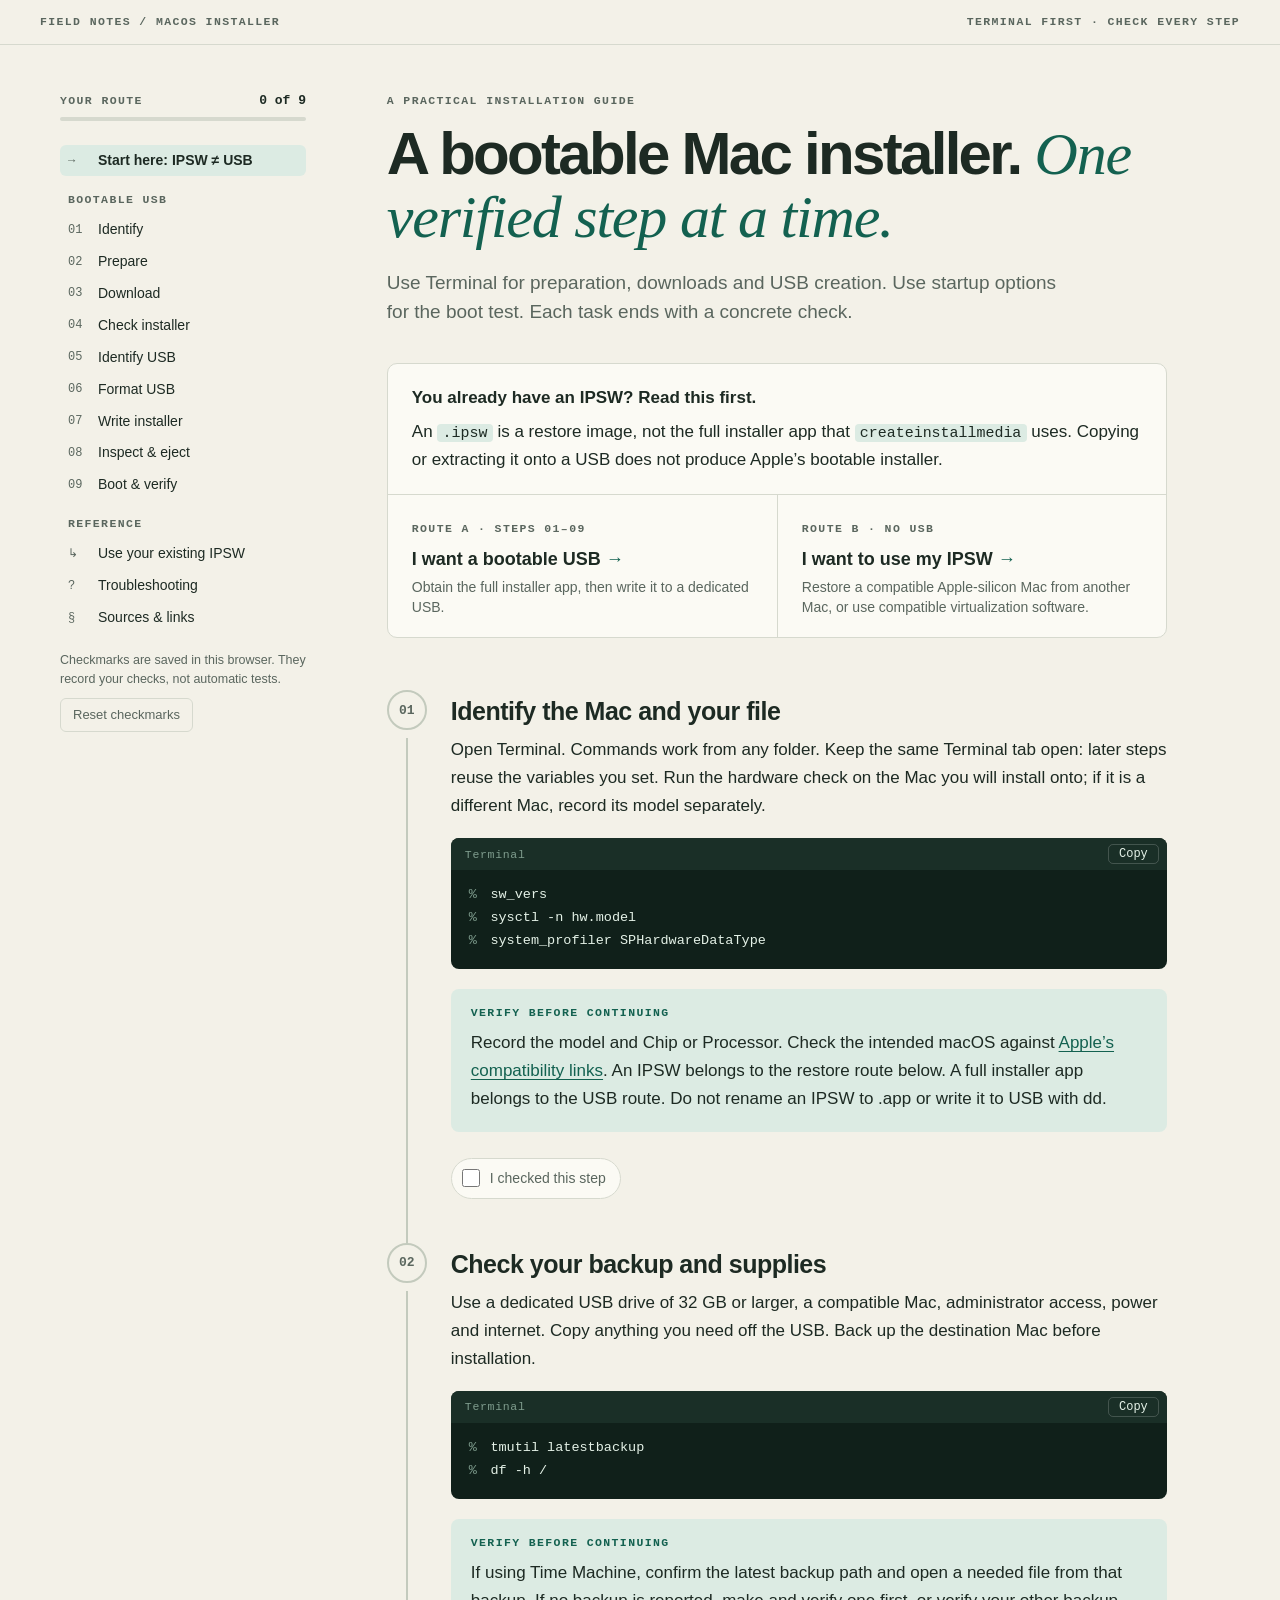
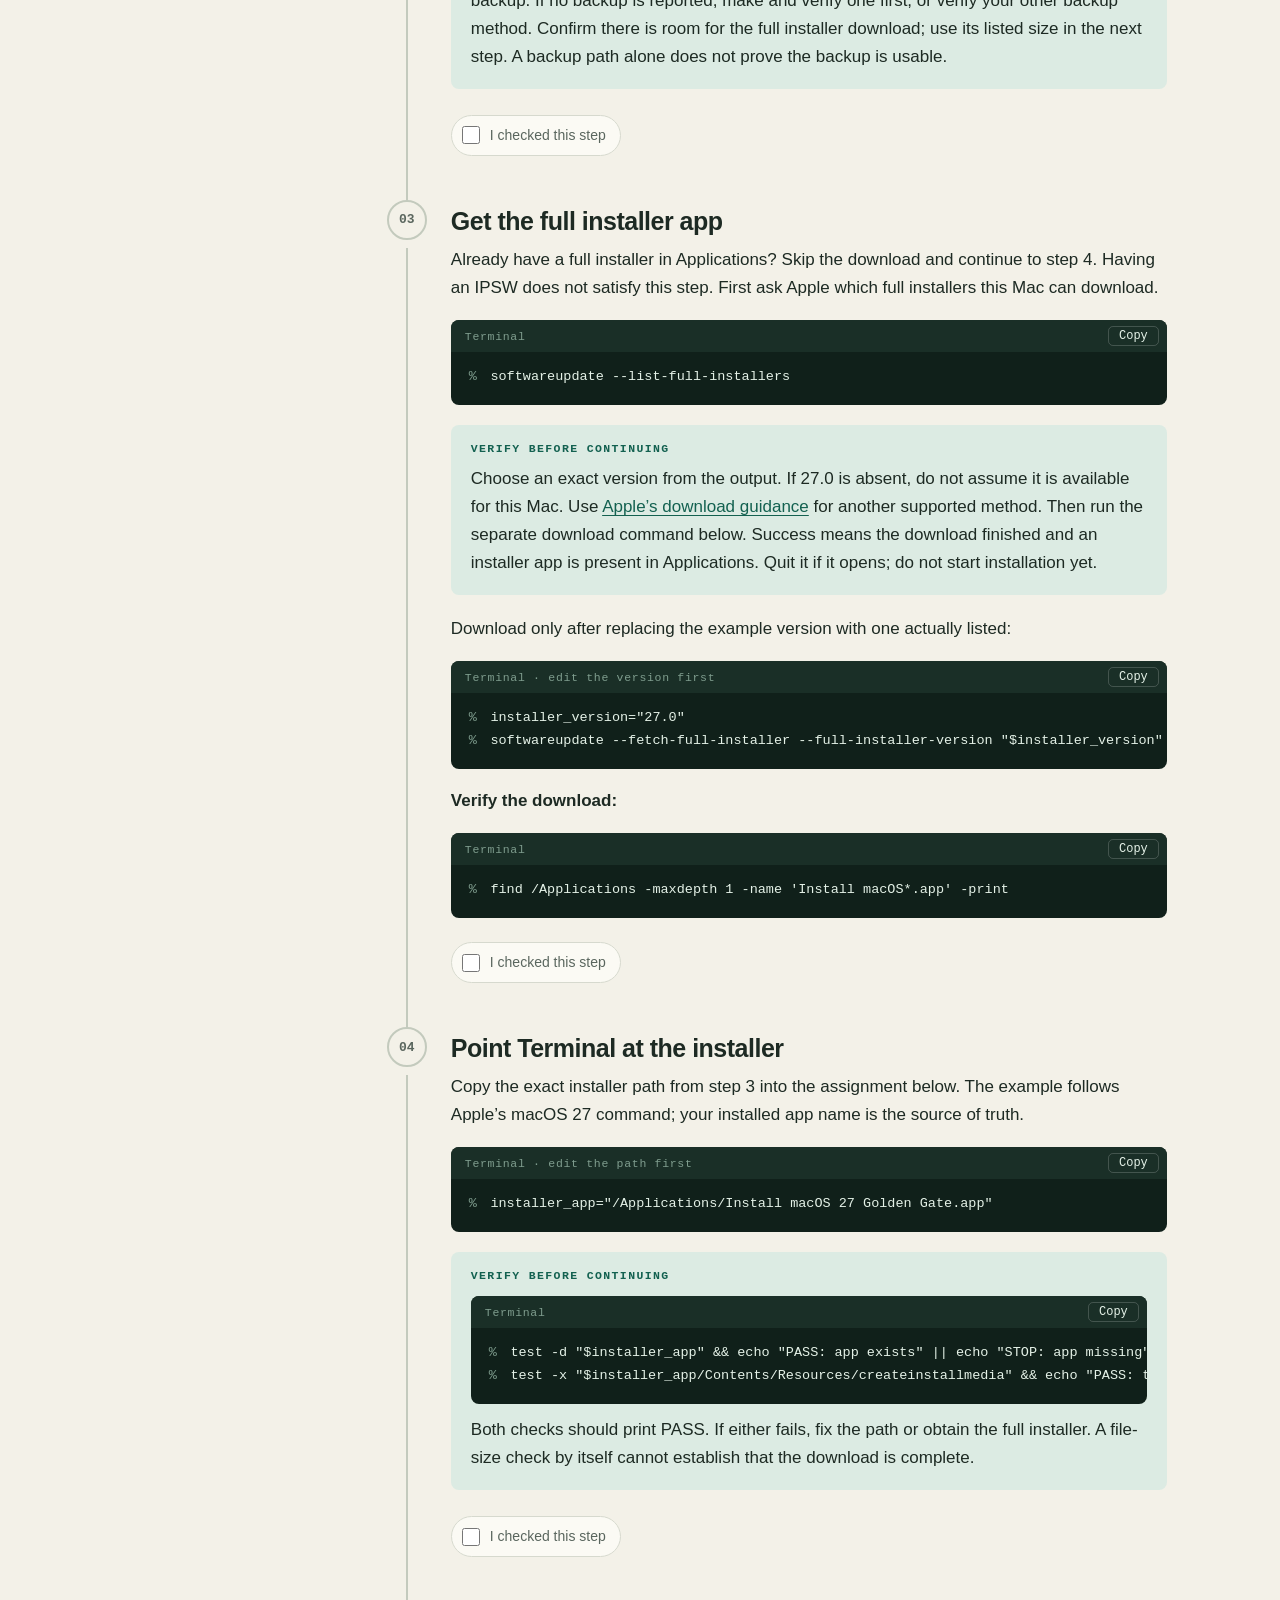
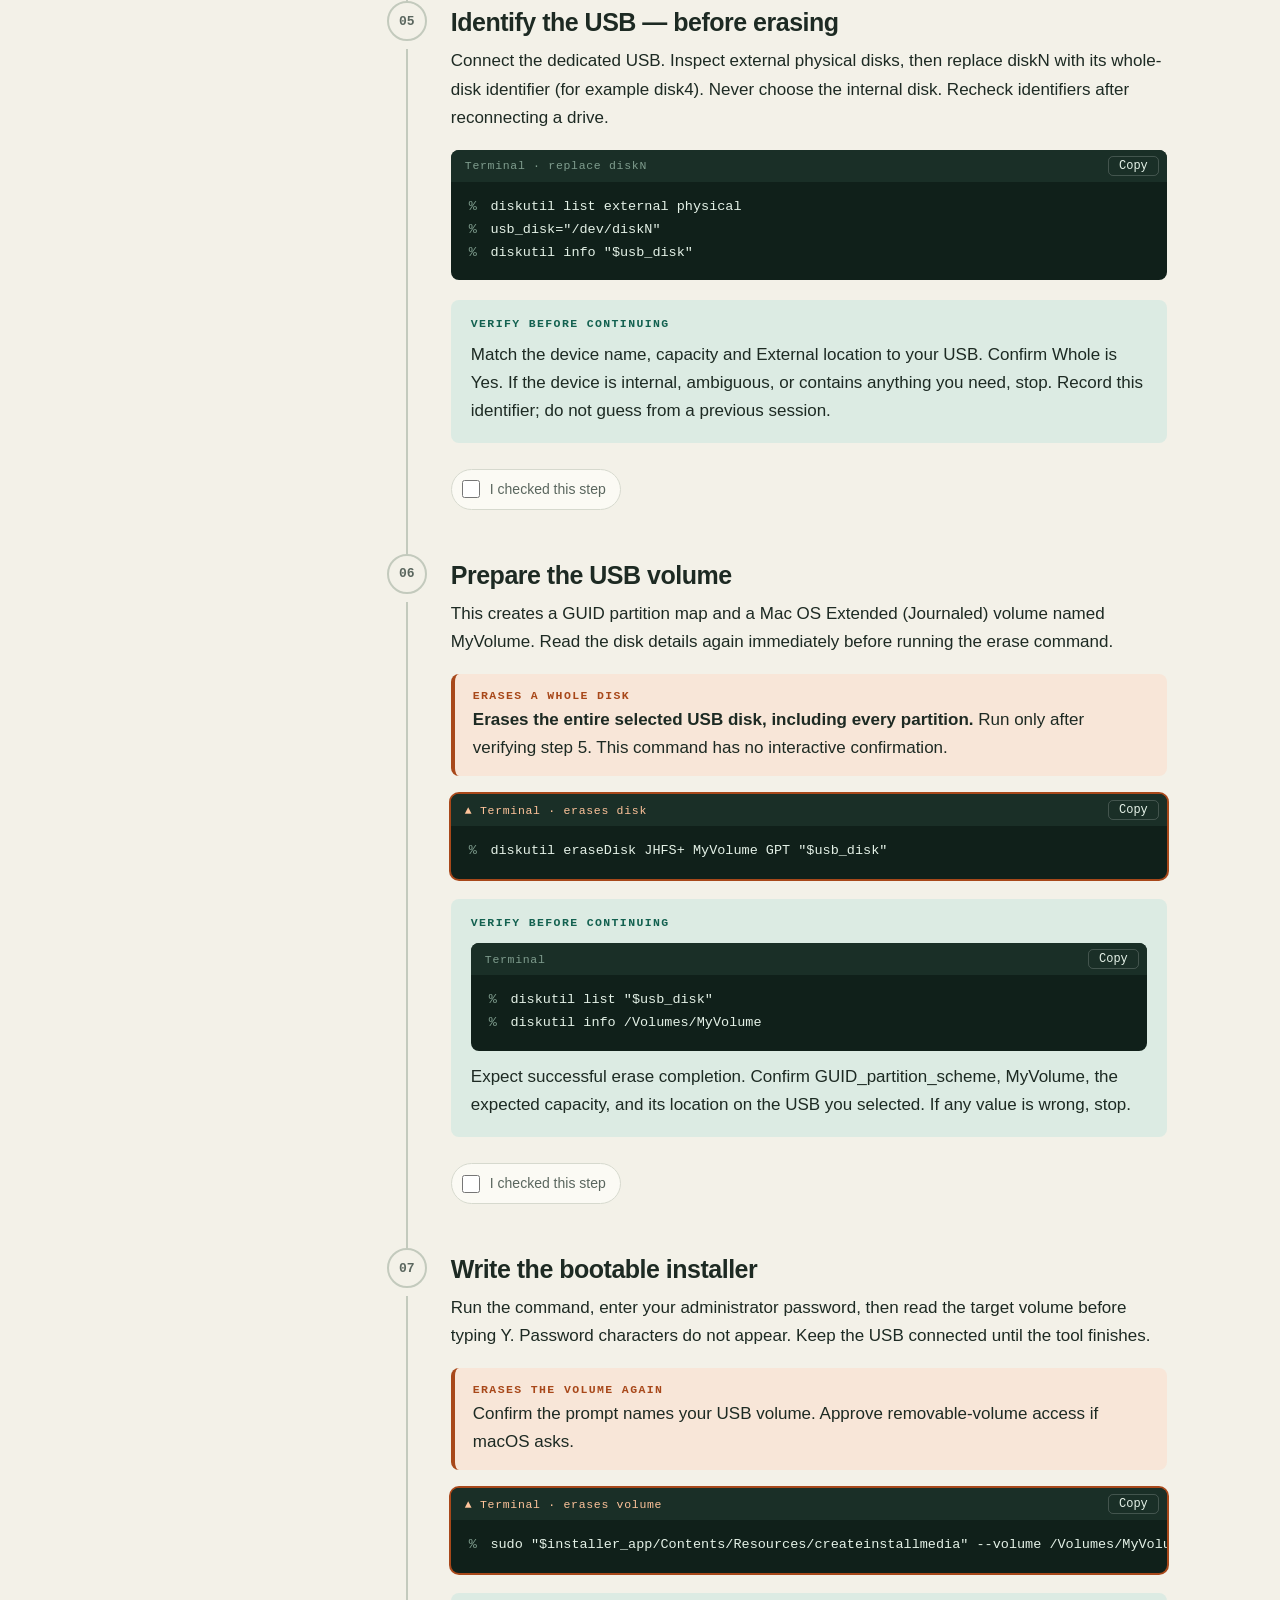
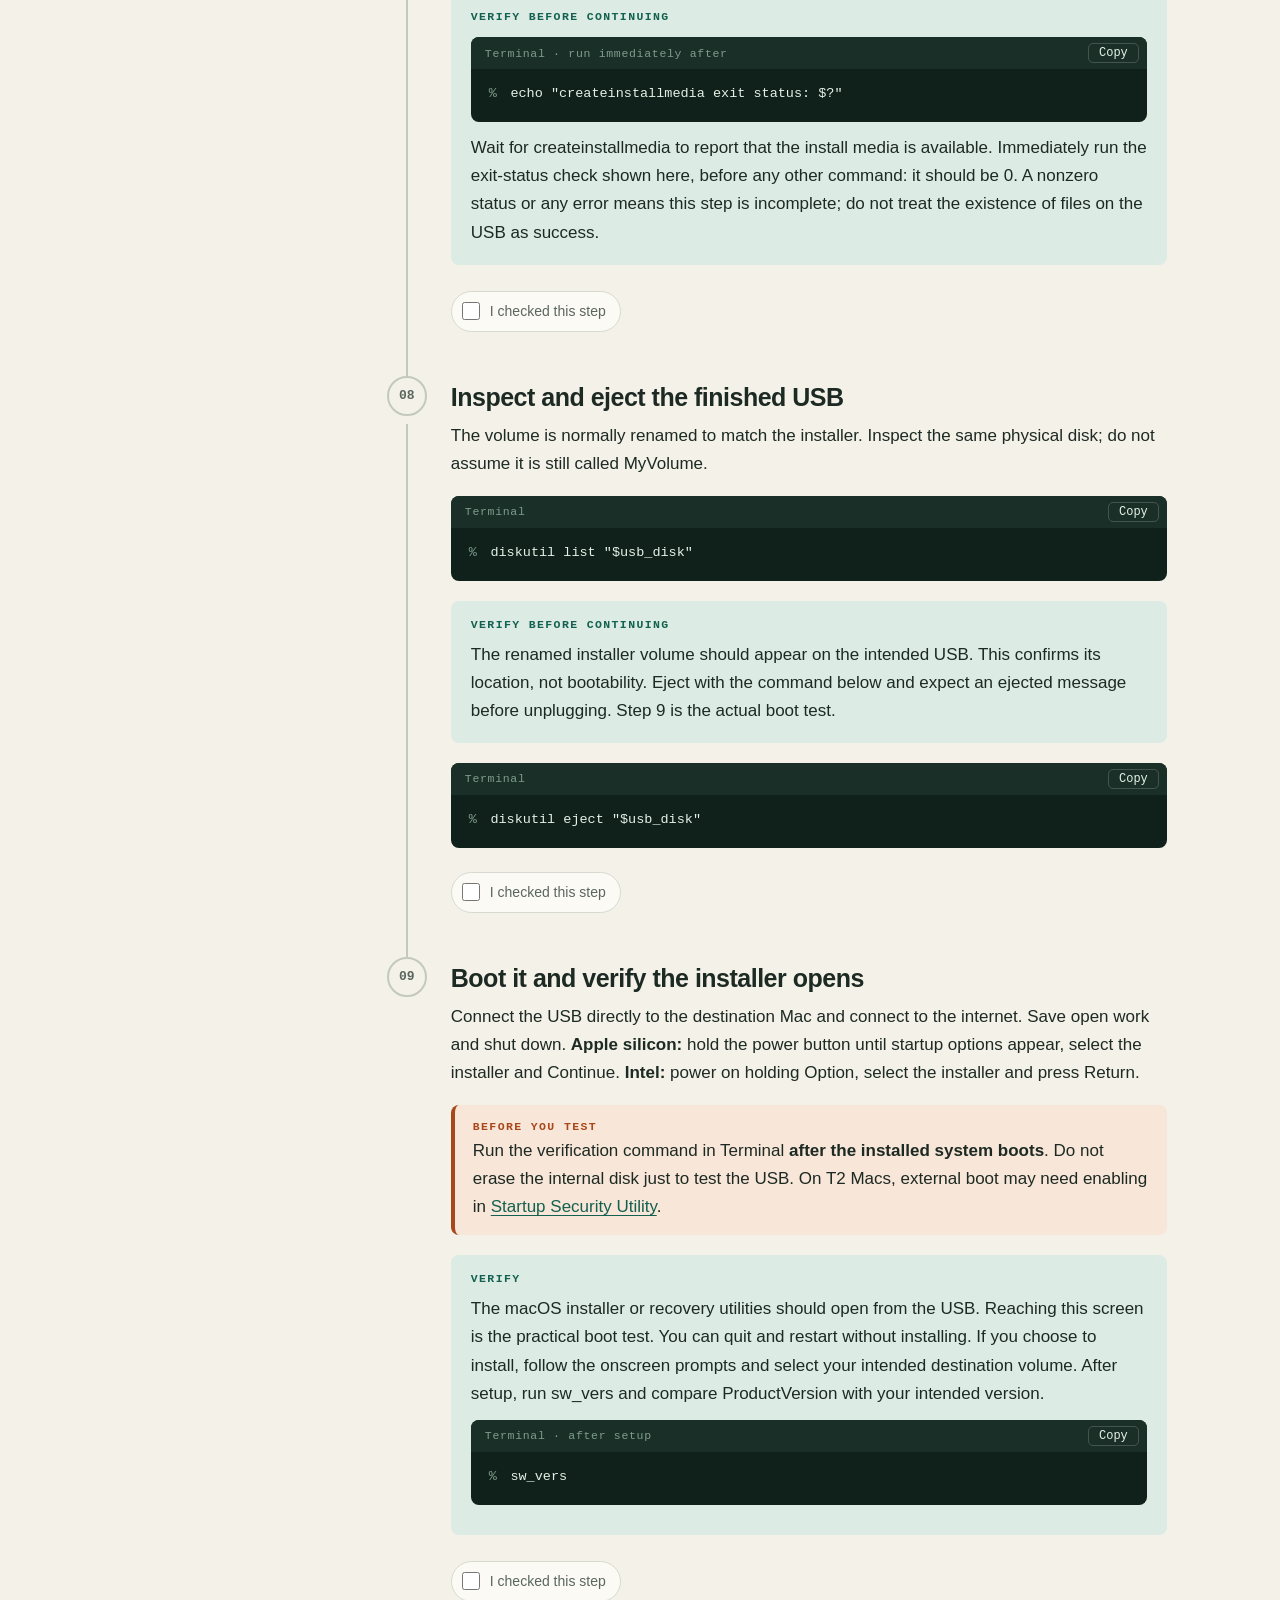
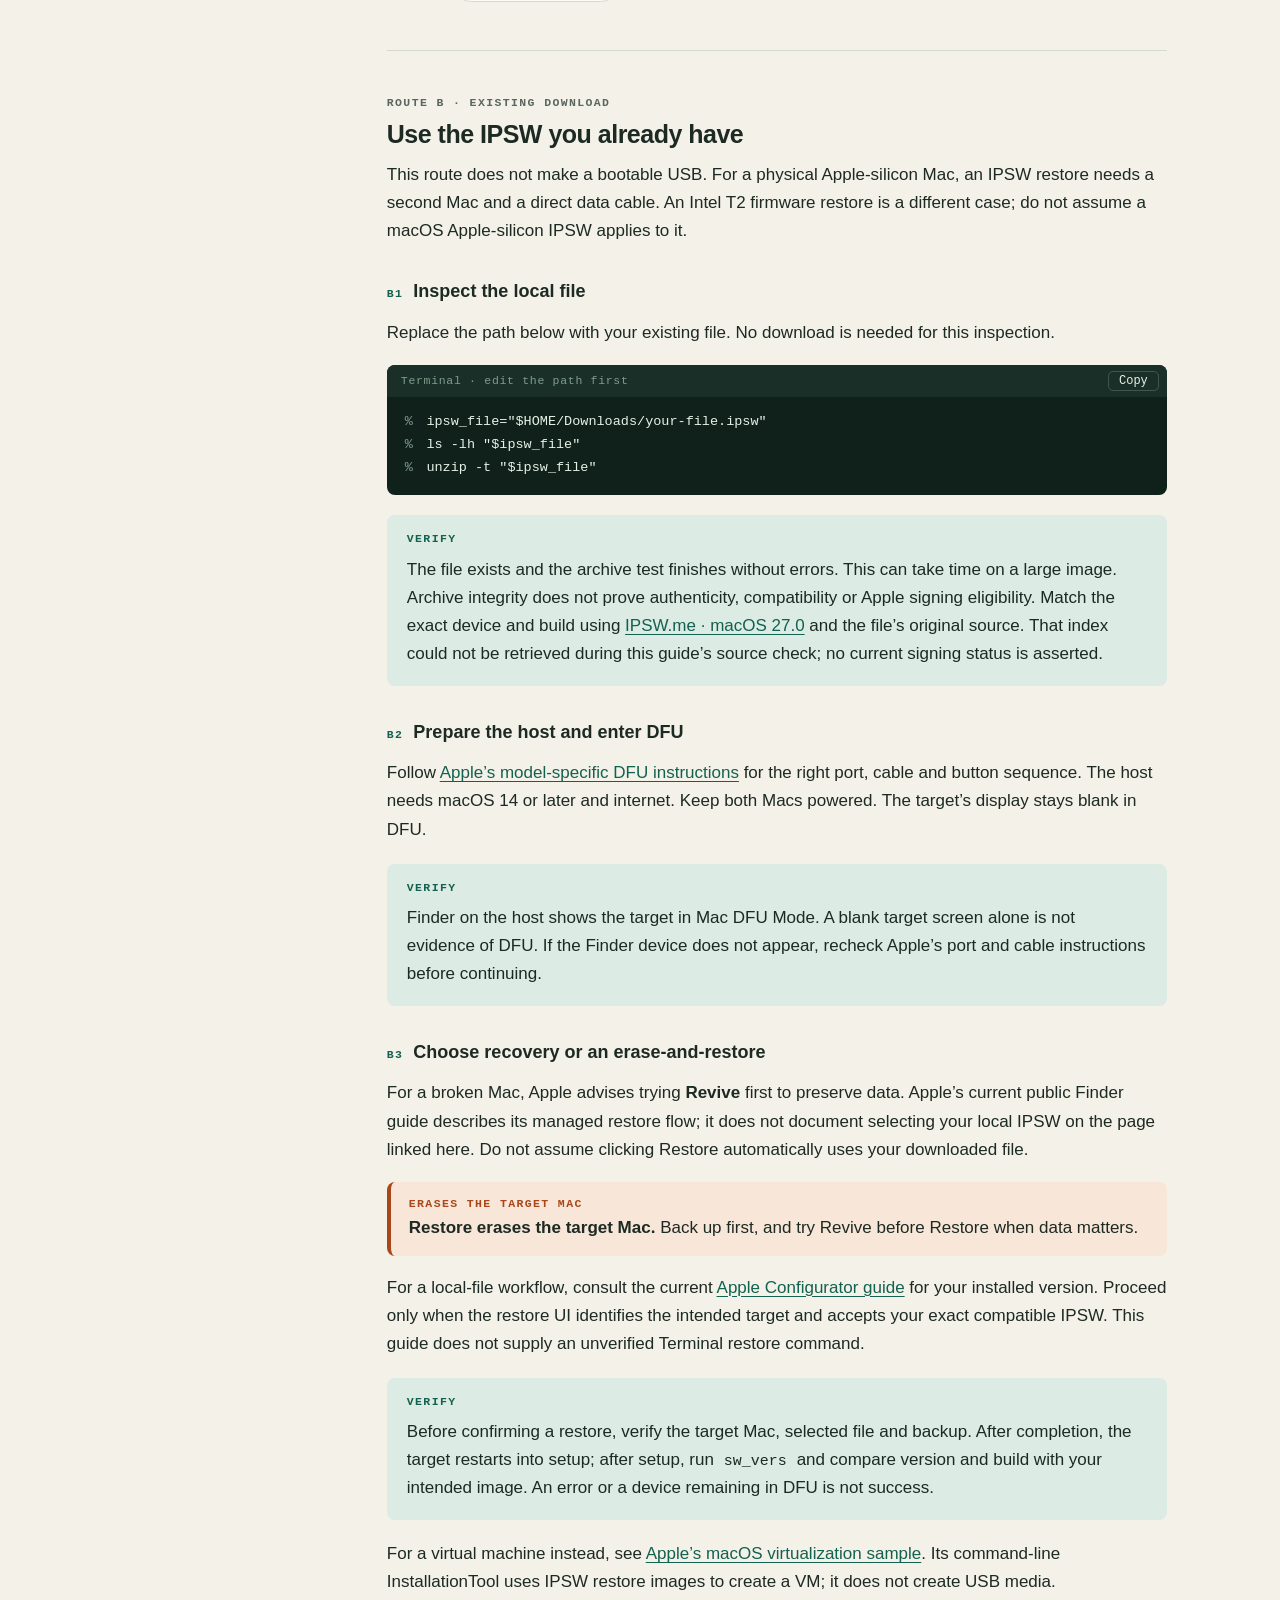
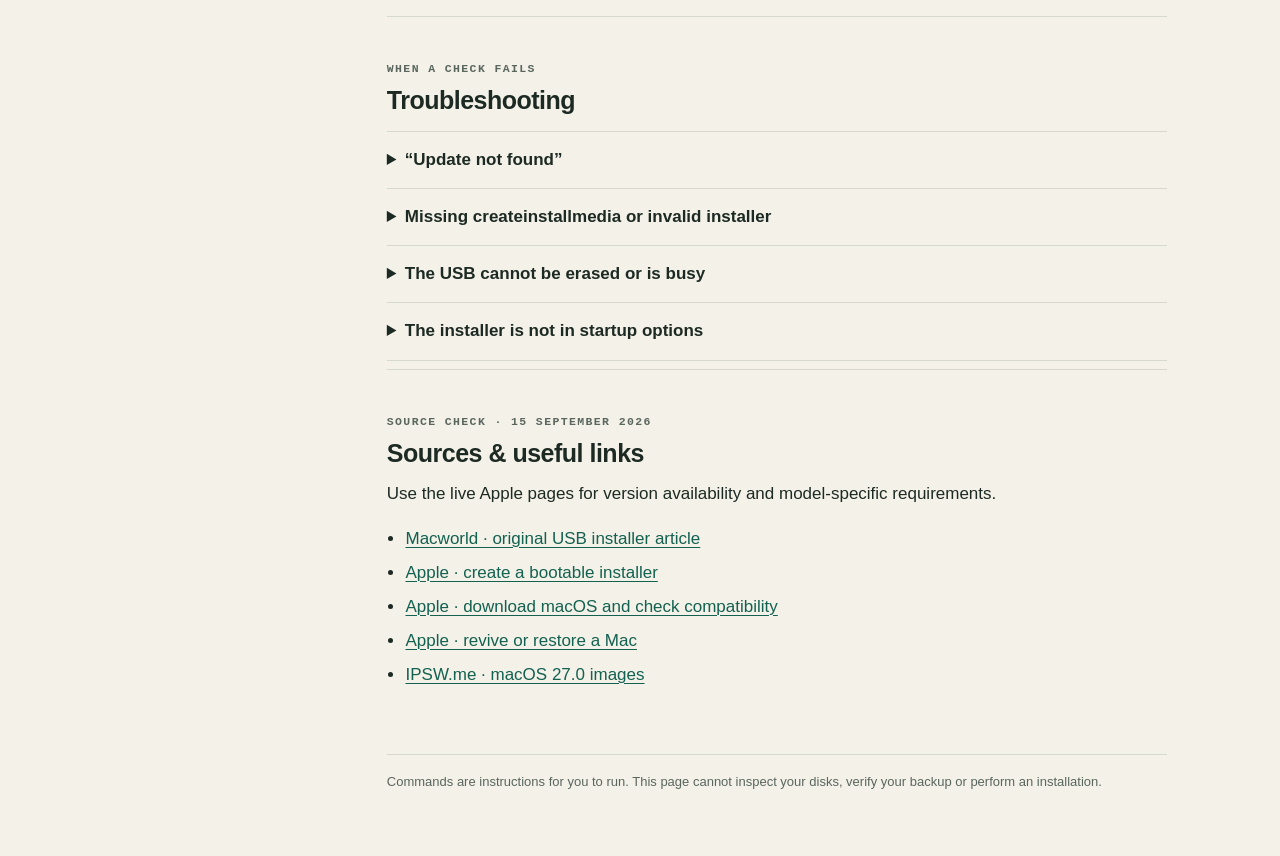
<file: apps/macos-installer-guide/web/index.html>
<!doctype html>
<html lang="en">
<head>
<meta charset="utf-8">
<meta name="viewport" content="width=device-width, initial-scale=1">
<title>macOS Installer Guide</title>
<style>
  :root {
    color-scheme: light dark;
    /* Shell sync reads --accent; keep it equal to app.yaml color. */
    --accent: #176b58;
    --accent-ink: light-dark(#136150, #8fd8bb);
    --accent-soft: light-dark(#dcebe3, #1d3a2f);
    --bg: light-dark(#f3f1e8, #121714);
    --paper: light-dark(#fbfaf4, #1a211d);
    --ink: light-dark(#1d2a23, #e9eee6);
    --muted: light-dark(#5a665e, #a9b6ac);
    --line: light-dark(#d6d9ce, #34403a);
    --rail: light-dark(#c3cabd, #3b4841);
    --erase: light-dark(#a8481a, #f0a06a);
    --erase-soft: light-dark(#f8e6d8, #3a2519);
    --term-bg: #10201a;
    --term-bar: #1a2f27;
    --term-ink: #e4f1e7;
    --term-dim: #7f9d8e;
    --mono: ui-monospace, "SF Mono", SFMono-Regular, Menlo, monospace;
    --sans: -apple-system, BlinkMacSystemFont, "Segoe UI", sans-serif;
    --serif: ui-serif, "New York", Georgia, serif;
  }

  * { box-sizing: border-box; }
  html { scroll-padding-top: 24px; }
  body {
    margin: 0;
    background: var(--bg);
    color: var(--ink);
    font: 17px/1.65 var(--sans);
    -webkit-font-smoothing: antialiased;
  }
  a { color: var(--accent-ink); text-underline-offset: 3px; text-decoration-thickness: 1px; }
  a:hover { text-decoration-thickness: 2px; }
  button, input { font: inherit; }
  :focus-visible { outline: 3px solid #c98232; outline-offset: 3px; border-radius: 3px; }
  code { font-family: var(--mono); font-size: .88em; overflow-wrap: anywhere; }
  p code, li code, summary code {
    padding: .05em .35em;
    border-radius: 4px;
    background: var(--accent-soft);
  }
  .skip { position: absolute; left: 8px; top: -80px; }
  .skip:focus { top: 8px; background: var(--paper); padding: 8px 12px; z-index: 5; }

  .label {
    font: 600 11.5px/1.4 var(--mono);
    letter-spacing: .12em;
    text-transform: uppercase;
    color: var(--muted);
  }

  /* ---- Top strip ---- */
  .masthead {
    display: flex;
    justify-content: space-between;
    gap: 20px;
    padding: 14px clamp(16px, 4vw, 40px);
    border-bottom: 1px solid var(--line);
  }

  /* ---- Layout ---- */
  .layout {
    max-width: 1240px;
    margin: 0 auto;
    display: grid;
    grid-template-columns: 250px minmax(0, 780px);
    gap: clamp(40px, 6vw, 88px);
    padding: 48px clamp(16px, 4vw, 40px) 64px;
  }

  /* ---- Sidebar: the route + progress ---- */
  aside {
    position: sticky;
    top: 24px;
    align-self: start;
    max-height: calc(100vh - 48px);
    overflow: auto;
    padding-right: 4px;
  }
  .progress-head { display: flex; justify-content: space-between; align-items: baseline; margin-bottom: 8px; }
  #progress-text { font: 600 13px var(--mono); color: var(--ink); margin: 0; }
  .meter { height: 4px; background: var(--line); border-radius: 2px; overflow: hidden; }
  .meter span { display: block; height: 100%; width: 0; background: var(--accent-ink); transition: width .25s ease; }
  nav { margin: 24px 0 18px; }
  nav ol { list-style: none; margin: 0; padding: 0; }
  nav li + li { margin-top: 1px; }
  nav a {
    display: grid;
    grid-template-columns: 30px 1fr;
    align-items: center;
    padding: 6px 8px;
    border-radius: 6px;
    color: var(--ink);
    text-decoration: none;
    font-size: 14px;
    line-height: 1.35;
  }
  nav a:hover { background: var(--accent-soft); }
  nav a .n { font: 12px var(--mono); color: var(--muted); }
  nav a[aria-current="true"] { background: var(--accent-soft); font-weight: 600; }
  nav a[data-done="true"] .n { color: var(--accent-ink); font-size: 0; }
  nav a[data-done="true"] .n::before { content: "✓"; font-size: 13px; font-weight: 700; }
  nav .group { margin: 16px 0 6px 8px; }
  .save-note { font-size: 12.5px; line-height: 1.5; color: var(--muted); margin: 0 0 10px; }
  .reset {
    background: transparent;
    color: var(--muted);
    border: 1px solid var(--line);
    padding: 5px 12px;
    border-radius: 6px;
    font-size: 13px;
    cursor: pointer;
  }
  .reset:hover { color: var(--ink); border-color: var(--rail); }

  /* ---- Opening ---- */
  h1 {
    font-size: clamp(36px, 5.2vw, 60px);
    line-height: 1.04;
    letter-spacing: -.045em;
    margin: 14px 0 20px;
    max-width: 14em;
  }
  h1 em { font-family: var(--serif); font-weight: 400; letter-spacing: -.02em; color: var(--accent-ink); }
  h2 { font-size: 25px; line-height: 1.2; letter-spacing: -.02em; margin: 0; }
  h3 { font-size: 15px; margin: 0 0 6px; }
  p { margin: 12px 0; }
  .intro { font-size: 19px; line-height: 1.55; max-width: 36em; color: var(--muted); margin: 0; }

  .fork {
    margin: 36px 0 12px;
    border: 1px solid var(--line);
    border-radius: 10px;
    background: var(--paper);
    overflow: hidden;
  }
  .fork-note { padding: 20px 24px; border-bottom: 1px solid var(--line); }
  .fork-note p { margin: 6px 0 0; }
  .fork-note strong { font-size: 17px; }
  .routes { display: grid; grid-template-columns: 1fr 1fr; }
  .routes a {
    display: block;
    padding: 18px 24px 20px;
    color: var(--ink);
    text-decoration: none;
  }
  .routes a + a { border-left: 1px solid var(--line); }
  .routes a:hover { background: var(--accent-soft); }
  .routes b { display: block; font-size: 18px; margin: 4px 0 2px; }
  .routes b::after { content: " →"; color: var(--accent-ink); }
  .routes span:last-child { font-size: 14px; color: var(--muted); line-height: 1.45; display: block; }

  /* ---- Steps on a rail ---- */
  .steps { margin-top: 56px; }
  .step {
    position: relative;
    padding: 0 0 48px 64px;
    scroll-margin-top: 20px;
  }
  .step::before {
    content: "";
    position: absolute;
    left: 19px;
    top: 44px;
    bottom: 4px;
    width: 2px;
    background: var(--rail);
  }
  .step:last-child::before { display: none; }
  .num {
    position: absolute;
    left: 0;
    top: -4px;
    width: 40px;
    height: 40px;
    display: grid;
    place-items: center;
    border: 2px solid var(--rail);
    border-radius: 50%;
    background: var(--bg);
    font: 600 13px var(--mono);
    color: var(--muted);
    transition: background .2s, border-color .2s, color .2s;
  }
  .step:has(.done input:checked) .num {
    background: var(--accent-ink);
    border-color: var(--accent-ink);
    color: var(--bg);
    font-size: 0;
  }
  .step:has(.done input:checked) .num::before { content: "✓"; font-size: 17px; }
  .step:has(.done input:checked)::before { background: var(--accent-ink); }
  .step h2 { padding-top: 2px; }
  .step > p:first-of-type { margin-top: 10px; }

  /* ---- Terminal blocks ---- */
  .term {
    margin: 18px 0;
    border-radius: 8px;
    background: var(--term-bg);
    color: var(--term-ink);
    overflow: hidden;
    box-shadow: 0 1px 0 light-dark(#0000, #ffffff0d) inset;
  }
  .term-bar {
    display: flex;
    justify-content: space-between;
    align-items: center;
    gap: 12px;
    padding: 6px 8px 6px 14px;
    background: var(--term-bar);
    font: 11.5px var(--mono);
    letter-spacing: .06em;
    color: var(--term-dim);
  }
  .term pre {
    margin: 0;
    padding: 14px 18px 16px;
    overflow: auto;
    font-size: 13.5px;
    line-height: 1.7;
  }
  .term code { font-size: inherit; overflow-wrap: normal; }
  .term .ln::before { content: "%"; display: inline-block; width: 1.6em; color: var(--term-dim); user-select: none; }
  .copy {
    background: transparent;
    color: var(--term-ink);
    border: 1px solid #ffffff2e;
    border-radius: 5px;
    padding: 2px 10px;
    font: 12px var(--mono);
    cursor: pointer;
  }
  .copy:hover { background: #ffffff14; }
  .copy[data-state="copied"] { color: #9fe3c3; border-color: #9fe3c366; }
  .term.erase { box-shadow: 0 0 0 2px var(--erase); }
  .term.erase .term-bar { color: #ffc49b; }
  .term.erase .term-bar span::before { content: "▲ "; }

  /* ---- Callouts ---- */
  .verify {
    margin: 20px 0;
    padding: 16px 20px 18px;
    border-radius: 8px;
    background: var(--accent-soft);
  }
  .verify .label { color: var(--accent-ink); margin-bottom: 4px; }
  .verify p { margin: 8px 0 0; }
  .verify .term { margin: 12px 0; }
  .caution {
    margin: 18px 0;
    padding: 14px 18px;
    border-radius: 8px;
    background: var(--erase-soft);
    border-left: 4px solid var(--erase);
  }
  .caution .label { color: var(--erase); display: block; margin-bottom: 2px; }
  .caution p { margin: 0; }

  .done {
    display: inline-flex;
    gap: 10px;
    align-items: center;
    margin-top: 6px;
    padding: 8px 14px 8px 10px;
    border: 1px solid var(--line);
    border-radius: 999px;
    background: var(--paper);
    font-size: 14px;
    color: var(--muted);
    cursor: pointer;
  }
  .done:hover { border-color: var(--rail); color: var(--ink); }
  .done input { width: 18px; height: 18px; margin: 0; accent-color: var(--accent); }
  .done:has(input:checked) { color: var(--accent-ink); border-color: var(--accent-ink); }

  /* ---- Secondary sections ---- */
  .secondary { padding: 44px 0 8px; border-top: 1px solid var(--line); scroll-margin-top: 20px; }
  .secondary > .label { margin-bottom: 8px; }
  .secondary h3 {
    margin: 32px 0 4px;
    font-size: 18px;
    display: flex;
    gap: 10px;
    align-items: baseline;
  }
  .secondary h3 .label { color: var(--accent-ink); }
  details { border-bottom: 1px solid var(--line); }
  details:first-of-type { margin-top: 16px; border-top: 1px solid var(--line); }
  summary { cursor: pointer; font-weight: 600; padding: 14px 0; }
  details p { margin: 0 0 16px; }
  .sources { padding-left: 1.1em; }
  .sources li { margin: 6px 0; }
  footer { font-size: 13px; color: var(--muted); margin: 40px 0 0; padding-top: 16px; border-top: 1px solid var(--line); }

  @media (max-width: 860px) {
    .layout { display: block; padding-top: 28px; }
    aside { position: static; max-height: none; overflow: visible; margin-bottom: 40px; padding: 16px; border: 1px solid var(--line); border-radius: 10px; background: var(--paper); }
    nav { margin: 16px 0 12px; }
    nav ol { display: grid; grid-template-columns: repeat(auto-fill, minmax(150px, 1fr)); gap: 0 8px; }
    nav a { padding: 5px 6px; }
    nav .group { display: none; }
    .masthead .label:last-child { display: none; }
    .routes { grid-template-columns: 1fr; }
    .routes a + a { border-left: 0; border-top: 1px solid var(--line); }
    .intro { font-size: 17px; }
  }
  @media (max-width: 520px) {
    body { font-size: 16px; }
    .step { padding-left: 0; }
    .step::before { display: none; }
    .num { position: static; margin-bottom: 10px; width: 34px; height: 34px; }
    h2 { font-size: 22px; }
    .fork-note, .routes a { padding-left: 18px; padding-right: 18px; }
    .term pre { font-size: 12.5px; padding: 12px 14px; }
  }
  @media (prefers-reduced-motion: reduce) {
    *, *::before { transition: none !important; }
  }
  @media print {
    aside, .masthead, .copy, .done, .reset { display: none; }
    .layout { display: block; padding: 0; }
    body { font-size: 11pt; background: #fff; color: #000; }
    .term { box-shadow: none; border: 1px solid #999; }
    .term pre { white-space: pre-wrap; }
    .step { break-inside: avoid; }
    a { color: inherit; }
  }
</style>
</head>
<body>
<a class="skip" href="#main">Skip to guide</a>

<div class="masthead">
  <span class="label">Field notes / macOS installer</span>
  <span class="label">Terminal first · check every step</span>
</div>

<div class="layout">
  <aside>
    <div class="progress-head">
      <span class="label">Your route</span>
      <p id="progress-text" aria-live="polite">0 of 9</p>
    </div>
    <div class="meter" role="progressbar" aria-label="Steps checked" aria-valuemin="0" aria-valuemax="9" aria-valuenow="0"><span></span></div>

    <nav aria-label="Guide sections">
      <ol>
        <li><a href="#start"><span class="n">→</span>Start here: IPSW ≠ USB</a></li>
      </ol>
      <div class="label group">Bootable USB</div>
      <ol>
        <li><a href="#identify" data-step><span class="n">01</span>Identify</a></li>
        <li><a href="#backup" data-step><span class="n">02</span>Prepare</a></li>
        <li><a href="#download" data-step><span class="n">03</span>Download</a></li>
        <li><a href="#installer" data-step><span class="n">04</span>Check installer</a></li>
        <li><a href="#usb" data-step><span class="n">05</span>Identify USB</a></li>
        <li><a href="#format" data-step><span class="n">06</span>Format USB</a></li>
        <li><a href="#create" data-step><span class="n">07</span>Write installer</a></li>
        <li><a href="#inspect" data-step><span class="n">08</span>Inspect &amp; eject</a></li>
        <li><a href="#boot" data-step><span class="n">09</span>Boot &amp; verify</a></li>
      </ol>
      <div class="label group">Reference</div>
      <ol>
        <li><a href="#ipsw"><span class="n">↳</span>Use your existing IPSW</a></li>
        <li><a href="#trouble"><span class="n">?</span>Troubleshooting</a></li>
        <li><a href="#sources"><span class="n">§</span>Sources &amp; links</a></li>
      </ol>
    </nav>

    <p class="save-note" id="save-note">Checkmarks are saved in this browser. They record your checks, not automatic tests.</p>
    <button type="button" class="reset" id="reset">Reset checkmarks</button>
  </aside>

  <main id="main">
    <div id="start">
      <div class="label">A practical installation guide</div>
      <h1>A bootable Mac installer. <em>One verified step at a time.</em></h1>
      <p class="intro">Use Terminal for preparation, downloads and USB creation. Use startup options for the boot test. Each task ends with a concrete check.</p>

      <div class="fork">
        <div class="fork-note">
          <strong>You already have an IPSW? Read this first.</strong>
          <p>An <code>.ipsw</code> is a restore image, not the full installer app that <code>createinstallmedia</code> uses. Copying or extracting it onto a USB does not produce Apple’s bootable installer.</p>
        </div>
        <div class="routes">
          <a href="#identify">
            <span class="label">Route A · steps 01–09</span>
            <b>I want a bootable USB</b>
            <span>Obtain the full installer app, then write it to a dedicated USB.</span>
          </a>
          <a href="#ipsw">
            <span class="label">Route B · no USB</span>
            <b>I want to use my IPSW</b>
            <span>Restore a compatible Apple-silicon Mac from another Mac, or use compatible virtualization software.</span>
          </a>
        </div>
      </div>
    </div>

    <div class="steps">
      <section class="step" id="identify">
        <span class="num" aria-hidden="true">01</span>
        <h2>Identify the Mac and your file</h2>
        <p>Open Terminal. Commands work from any folder. Keep the same Terminal tab open: later steps reuse the variables you set. Run the hardware check on the Mac you will install onto; if it is a different Mac, record its model separately.</p>
        <div class="term"><div class="term-bar"><span>Terminal</span><button type="button" class="copy">Copy</button></div><pre tabindex="0"><code>sw_vers
sysctl -n hw.model
system_profiler SPHardwareDataType</code></pre></div>
        <div class="verify">
          <div class="label">Verify before continuing</div>
          <p>Record the model and Chip or Processor. Check the intended macOS against <a href="https://support.apple.com/en-us/102662">Apple’s compatibility links</a>. An IPSW belongs to the restore route below. A full installer app belongs to the USB route. Do not rename an IPSW to .app or write it to USB with dd.</p>
        </div>
        <label class="done"><input type="checkbox" id="done-identify"> I checked this step</label>
      </section>

      <section class="step" id="backup">
        <span class="num" aria-hidden="true">02</span>
        <h2>Check your backup and supplies</h2>
        <p>Use a dedicated USB drive of 32 GB or larger, a compatible Mac, administrator access, power and internet. Copy anything you need off the USB. Back up the destination Mac before installation.</p>
        <div class="term"><div class="term-bar"><span>Terminal</span><button type="button" class="copy">Copy</button></div><pre tabindex="0"><code>tmutil latestbackup
df -h /</code></pre></div>
        <div class="verify">
          <div class="label">Verify before continuing</div>
          <p>If using Time Machine, confirm the latest backup path and open a needed file from that backup. If no backup is reported, make and verify one first, or verify your other backup method. Confirm there is room for the full installer download; use its listed size in the next step. A backup path alone does not prove the backup is usable.</p>
        </div>
        <label class="done"><input type="checkbox" id="done-backup"> I checked this step</label>
      </section>

      <section class="step" id="download">
        <span class="num" aria-hidden="true">03</span>
        <h2>Get the full installer app</h2>
        <p>Already have a full installer in Applications? Skip the download and continue to step 4. Having an IPSW does not satisfy this step. First ask Apple which full installers this Mac can download.</p>
        <div class="term"><div class="term-bar"><span>Terminal</span><button type="button" class="copy">Copy</button></div><pre tabindex="0"><code>softwareupdate --list-full-installers</code></pre></div>
        <div class="verify">
          <div class="label">Verify before continuing</div>
          <p>Choose an exact version from the output. If 27.0 is absent, do not assume it is available for this Mac. Use <a href="https://support.apple.com/en-us/102662">Apple’s download guidance</a> for another supported method. Then run the separate download command below. Success means the download finished and an installer app is present in Applications. Quit it if it opens; do not start installation yet.</p>
        </div>
        <p>Download only after replacing the example version with one actually listed:</p>
        <div class="term"><div class="term-bar"><span>Terminal · edit the version first</span><button type="button" class="copy">Copy</button></div><pre tabindex="0"><code>installer_version="27.0"
softwareupdate --fetch-full-installer --full-installer-version "$installer_version"</code></pre></div>
        <p><strong>Verify the download:</strong></p>
        <div class="term"><div class="term-bar"><span>Terminal</span><button type="button" class="copy">Copy</button></div><pre tabindex="0"><code>find /Applications -maxdepth 1 -name 'Install macOS*.app' -print</code></pre></div>
        <label class="done"><input type="checkbox" id="done-download"> I checked this step</label>
      </section>

      <section class="step" id="installer">
        <span class="num" aria-hidden="true">04</span>
        <h2>Point Terminal at the installer</h2>
        <p>Copy the exact installer path from step 3 into the assignment below. The example follows Apple’s macOS 27 command; your installed app name is the source of truth.</p>
        <div class="term"><div class="term-bar"><span>Terminal · edit the path first</span><button type="button" class="copy">Copy</button></div><pre tabindex="0"><code>installer_app="/Applications/Install macOS 27 Golden Gate.app"</code></pre></div>
        <div class="verify">
          <div class="label">Verify before continuing</div>
          <div class="term"><div class="term-bar"><span>Terminal</span><button type="button" class="copy">Copy</button></div><pre tabindex="0"><code>test -d "$installer_app" &amp;&amp; echo "PASS: app exists" || echo "STOP: app missing"
test -x "$installer_app/Contents/Resources/createinstallmedia" &amp;&amp; echo "PASS: tool exists" || echo "STOP: full installer tool missing"</code></pre></div>
          <p>Both checks should print PASS. If either fails, fix the path or obtain the full installer. A file-size check by itself cannot establish that the download is complete.</p>
        </div>
        <label class="done"><input type="checkbox" id="done-installer"> I checked this step</label>
      </section>

      <section class="step" id="usb">
        <span class="num" aria-hidden="true">05</span>
        <h2>Identify the USB — before erasing</h2>
        <p>Connect the dedicated USB. Inspect external physical disks, then replace diskN with its whole-disk identifier (for example disk4). Never choose the internal disk. Recheck identifiers after reconnecting a drive.</p>
        <div class="term"><div class="term-bar"><span>Terminal · replace diskN</span><button type="button" class="copy">Copy</button></div><pre tabindex="0"><code>diskutil list external physical
usb_disk="/dev/diskN"
diskutil info "$usb_disk"</code></pre></div>
        <div class="verify">
          <div class="label">Verify before continuing</div>
          <p>Match the device name, capacity and External location to your USB. Confirm Whole is Yes. If the device is internal, ambiguous, or contains anything you need, stop. Record this identifier; do not guess from a previous session.</p>
        </div>
        <label class="done"><input type="checkbox" id="done-usb"> I checked this step</label>
      </section>

      <section class="step" id="format">
        <span class="num" aria-hidden="true">06</span>
        <h2>Prepare the USB volume</h2>
        <p>This creates a GUID partition map and a Mac OS Extended (Journaled) volume named MyVolume. Read the disk details again immediately before running the erase command.</p>
        <div class="caution">
          <span class="label">Erases a whole disk</span>
          <p><strong>Erases the entire selected USB disk, including every partition.</strong> Run only after verifying step 5. This command has no interactive confirmation.</p>
        </div>
        <div class="term erase"><div class="term-bar"><span>Terminal · erases disk</span><button type="button" class="copy">Copy</button></div><pre tabindex="0"><code>diskutil eraseDisk JHFS+ MyVolume GPT "$usb_disk"</code></pre></div>
        <div class="verify">
          <div class="label">Verify before continuing</div>
          <div class="term"><div class="term-bar"><span>Terminal</span><button type="button" class="copy">Copy</button></div><pre tabindex="0"><code>diskutil list "$usb_disk"
diskutil info /Volumes/MyVolume</code></pre></div>
          <p>Expect successful erase completion. Confirm GUID_partition_scheme, MyVolume, the expected capacity, and its location on the USB you selected. If any value is wrong, stop.</p>
        </div>
        <label class="done"><input type="checkbox" id="done-format"> I checked this step</label>
      </section>

      <section class="step" id="create">
        <span class="num" aria-hidden="true">07</span>
        <h2>Write the bootable installer</h2>
        <p>Run the command, enter your administrator password, then read the target volume before typing Y. Password characters do not appear. Keep the USB connected until the tool finishes.</p>
        <div class="caution">
          <span class="label">Erases the volume again</span>
          <p>Confirm the prompt names your USB volume. Approve removable-volume access if macOS asks.</p>
        </div>
        <div class="term erase"><div class="term-bar"><span>Terminal · erases volume</span><button type="button" class="copy">Copy</button></div><pre tabindex="0"><code>sudo "$installer_app/Contents/Resources/createinstallmedia" --volume /Volumes/MyVolume</code></pre></div>
        <div class="verify">
          <div class="label">Verify before continuing</div>
          <div class="term"><div class="term-bar"><span>Terminal · run immediately after</span><button type="button" class="copy">Copy</button></div><pre tabindex="0"><code>echo "createinstallmedia exit status: $?"</code></pre></div>
          <p>Wait for createinstallmedia to report that the install media is available. Immediately run the exit-status check shown here, before any other command: it should be 0. A nonzero status or any error means this step is incomplete; do not treat the existence of files on the USB as success.</p>
        </div>
        <label class="done"><input type="checkbox" id="done-create"> I checked this step</label>
      </section>

      <section class="step" id="inspect">
        <span class="num" aria-hidden="true">08</span>
        <h2>Inspect and eject the finished USB</h2>
        <p>The volume is normally renamed to match the installer. Inspect the same physical disk; do not assume it is still called MyVolume.</p>
        <div class="term"><div class="term-bar"><span>Terminal</span><button type="button" class="copy">Copy</button></div><pre tabindex="0"><code>diskutil list "$usb_disk"</code></pre></div>
        <div class="verify">
          <div class="label">Verify before continuing</div>
          <p>The renamed installer volume should appear on the intended USB. This confirms its location, not bootability. Eject with the command below and expect an ejected message before unplugging. Step 9 is the actual boot test.</p>
        </div>
        <div class="term"><div class="term-bar"><span>Terminal</span><button type="button" class="copy">Copy</button></div><pre tabindex="0"><code>diskutil eject "$usb_disk"</code></pre></div>
        <label class="done"><input type="checkbox" id="done-inspect"> I checked this step</label>
      </section>

      <section class="step" id="boot">
        <span class="num" aria-hidden="true">09</span>
        <h2>Boot it and verify the installer opens</h2>
        <p>Connect the USB directly to the destination Mac and connect to the internet. Save open work and shut down. <strong>Apple silicon:</strong> hold the power button until startup options appear, select the installer and Continue. <strong>Intel:</strong> power on holding Option, select the installer and press Return.</p>
        <div class="caution">
          <span class="label">Before you test</span>
          <p>Run the verification command in Terminal <strong>after the installed system boots</strong>. Do not erase the internal disk just to test the USB. On T2 Macs, external boot may need enabling in <a href="https://support.apple.com/en-us/103208">Startup Security Utility</a>.</p>
        </div>
        <div class="verify">
          <div class="label">Verify</div>
          <p>The macOS installer or recovery utilities should open from the USB. Reaching this screen is the practical boot test. You can quit and restart without installing. If you choose to install, follow the onscreen prompts and select your intended destination volume. After setup, run sw_vers and compare ProductVersion with your intended version.</p>
          <div class="term"><div class="term-bar"><span>Terminal · after setup</span><button type="button" class="copy">Copy</button></div><pre tabindex="0"><code>sw_vers</code></pre></div>
        </div>
        <label class="done"><input type="checkbox" id="done-boot"> I checked this step</label>
      </section>
    </div>

    <section class="secondary" id="ipsw">
      <div class="label">Route B · existing download</div>
      <h2>Use the IPSW you already have</h2>
      <p>This route does not make a bootable USB. For a physical Apple-silicon Mac, an IPSW restore needs a second Mac and a direct data cable. An Intel T2 firmware restore is a different case; do not assume a macOS Apple-silicon IPSW applies to it.</p>

      <h3><span class="label">B1</span>Inspect the local file</h3>
      <p>Replace the path below with your existing file. No download is needed for this inspection.</p>
      <div class="term"><div class="term-bar"><span>Terminal · edit the path first</span><button type="button" class="copy">Copy</button></div><pre tabindex="0"><code>ipsw_file="$HOME/Downloads/your-file.ipsw"
ls -lh "$ipsw_file"
unzip -t "$ipsw_file"</code></pre></div>
      <div class="verify">
        <div class="label">Verify</div>
        <p>The file exists and the archive test finishes without errors. This can take time on a large image. Archive integrity does not prove authenticity, compatibility or Apple signing eligibility. Match the exact device and build using <a href="https://ipsw.me/macOS/27.0/">IPSW.me · macOS 27.0</a> and the file’s original source. That index could not be retrieved during this guide’s source check; no current signing status is asserted.</p>
      </div>

      <h3><span class="label">B2</span>Prepare the host and enter DFU</h3>
      <p>Follow <a href="https://support.apple.com/en-us/108900">Apple’s model-specific DFU instructions</a> for the right port, cable and button sequence. The host needs macOS 14 or later and internet. Keep both Macs powered. The target’s display stays blank in DFU.</p>
      <div class="verify">
        <div class="label">Verify</div>
        <p>Finder on the host shows the target in Mac DFU Mode. A blank target screen alone is not evidence of DFU. If the Finder device does not appear, recheck Apple’s port and cable instructions before continuing.</p>
      </div>

      <h3><span class="label">B3</span>Choose recovery or an erase-and-restore</h3>
      <p>For a broken Mac, Apple advises trying <strong>Revive</strong> first to preserve data. Apple’s current public Finder guide describes its managed restore flow; it does not document selecting your local IPSW on the page linked here. Do not assume clicking Restore automatically uses your downloaded file.</p>
      <div class="caution">
        <span class="label">Erases the target Mac</span>
        <p><strong>Restore erases the target Mac.</strong> Back up first, and try Revive before Restore when data matters.</p>
      </div>
      <p>For a local-file workflow, consult the current <a href="https://support.apple.com/guide/apple-configurator-mac/welcome/mac">Apple Configurator guide</a> for your installed version. Proceed only when the restore UI identifies the intended target and accepts your exact compatible IPSW. This guide does not supply an unverified Terminal restore command.</p>
      <div class="verify">
        <div class="label">Verify</div>
        <p>Before confirming a restore, verify the target Mac, selected file and backup. After completion, the target restarts into setup; after setup, run <code>sw_vers</code> and compare version and build with your intended image. An error or a device remaining in DFU is not success.</p>
      </div>
      <p>For a virtual machine instead, see <a href="https://developer.apple.com/documentation/virtualization/running-macos-in-a-virtual-machine-on-apple-silicon">Apple’s macOS virtualization sample</a>. Its command-line InstallationTool uses IPSW restore images to create a VM; it does not create USB media.</p>
    </section>

    <section class="secondary" id="trouble">
      <div class="label">When a check fails</div>
      <h2>Troubleshooting</h2>
      <details>
        <summary>“Update not found”</summary>
        <p>Run <code>softwareupdate --list-full-installers</code> again. Use an exact listed version, or Apple’s download links on a compatible Mac. An IPSW listing does not guarantee availability as a full installer.</p>
      </details>
      <details>
        <summary>Missing createinstallmedia or invalid installer</summary>
        <p>Check the exact application path in step 4. An IPSW or incomplete installer is insufficient. Download the full installer from Apple again; do not bypass validation.</p>
      </details>
      <details>
        <summary>The USB cannot be erased or is busy</summary>
        <p>Close files and Finder windows using it. Re-run step 5 to confirm the disk identity before retrying preparation. Never switch to another disk identifier just to make the error disappear.</p>
      </details>
      <details>
        <summary>The installer is not in startup options</summary>
        <p>Connect directly, check compatibility, and repeat the boot sequence for the target hardware. For a T2 Mac, check Apple’s external-boot setting. If creation failed, recreate the USB only after rechecking its identity.</p>
      </details>
    </section>

    <section class="secondary" id="sources">
      <div class="label">Source check · 15 September 2026</div>
      <h2>Sources &amp; useful links</h2>
      <p>Use the live Apple pages for version availability and model-specific requirements.</p>
      <ul class="sources">
        <li><a href="https://www.macworld.com/article/671308/how-to-create-a-bootable-usb-macos-installer.html">Macworld · original USB installer article</a></li>
        <li><a href="https://support.apple.com/en-us/101578">Apple · create a bootable installer</a></li>
        <li><a href="https://support.apple.com/en-us/102662">Apple · download macOS and check compatibility</a></li>
        <li><a href="https://support.apple.com/en-us/108900">Apple · revive or restore a Mac</a></li>
        <li><a href="https://ipsw.me/macOS/27.0/">IPSW.me · macOS 27.0 images</a></li>
      </ul>
    </section>

    <footer>Commands are instructions for you to run. This page cannot inspect your disks, verify your backup or perform an installation.</footer>
  </main>
</div>

<script>
  const key = 'macos-installer-guide.v1';
  const checks = [...document.querySelectorAll('.done input')];
  const note = document.querySelector('#save-note');
  const meter = document.querySelector('.meter');
  const navLinks = [...document.querySelectorAll('nav a')];

  let saved = {};
  try {
    saved = JSON.parse(localStorage.getItem(key) || '{}') || {};
  } catch {
    note.textContent = 'Progress storage is unavailable. Checkmarks work for this visit.';
  }
  checks.forEach((c) => (c.checked = saved[c.id] === true));

  function update(save) {
    const count = checks.filter((c) => c.checked).length;
    document.querySelector('#progress-text').textContent = count + ' of ' + checks.length;
    meter.setAttribute('aria-valuenow', count);
    meter.firstElementChild.style.width = (count / checks.length) * 100 + '%';
    checks.forEach((c) => {
      const link = document.querySelector('nav a[href="#' + c.id.slice(5) + '"]');
      if (link) link.dataset.done = c.checked;
    });
    if (!save) return;
    try {
      localStorage.setItem(key, JSON.stringify(Object.fromEntries(checks.map((c) => [c.id, c.checked]))));
    } catch {
      note.textContent = 'Progress could not be saved. Checkmarks work for this visit.';
    }
  }
  checks.forEach((c) => c.addEventListener('change', () => update(true)));
  document.querySelector('#reset').addEventListener('click', () => {
    checks.forEach((c) => (c.checked = false));
    update(true);
  });

  // One prompt glyph per command line. The glyph is CSS, so textContent stays copyable.
  document.querySelectorAll('.term code').forEach((code) => {
    const lines = code.textContent.split('\n');
    code.textContent = '';
    lines.forEach((line, i) => {
      const span = document.createElement('span');
      span.className = 'ln';
      span.textContent = line;
      code.append(span);
      if (i < lines.length - 1) code.append('\n');
    });
  });

  document.querySelectorAll('.copy').forEach((b) =>
    b.addEventListener('click', async () => {
      const code = b.closest('.term').querySelector('code');
      try {
        await navigator.clipboard.writeText(code.textContent);
        b.textContent = 'Copied';
        b.dataset.state = 'copied';
      } catch {
        b.textContent = 'Select & copy';
        const range = document.createRange();
        range.selectNodeContents(code);
        const selection = window.getSelection();
        selection.removeAllRanges();
        selection.addRange(range);
      }
      setTimeout(() => {
        b.textContent = 'Copy';
        delete b.dataset.state;
      }, 2200);
    })
  );

  // Mark the section currently in view in the sidebar.
  const targets = navLinks.map((a) => document.querySelector(a.getAttribute('href'))).filter(Boolean);
  if ('IntersectionObserver' in window) {
    const inView = new Set();
    const io = new IntersectionObserver(
      (entries) => {
        entries.forEach((e) => (e.isIntersecting ? inView.add(e.target) : inView.delete(e.target)));
        const current = targets.find((t) => inView.has(t));
        if (!current) return;
        navLinks.forEach((a) => a.setAttribute('aria-current', a.getAttribute('href') === '#' + current.id));
      },
      { rootMargin: '-20% 0px -70% 0px' }
    );
    targets.forEach((t) => io.observe(t));
  }

  update(false);
</script>
</body>
</html>
</file>
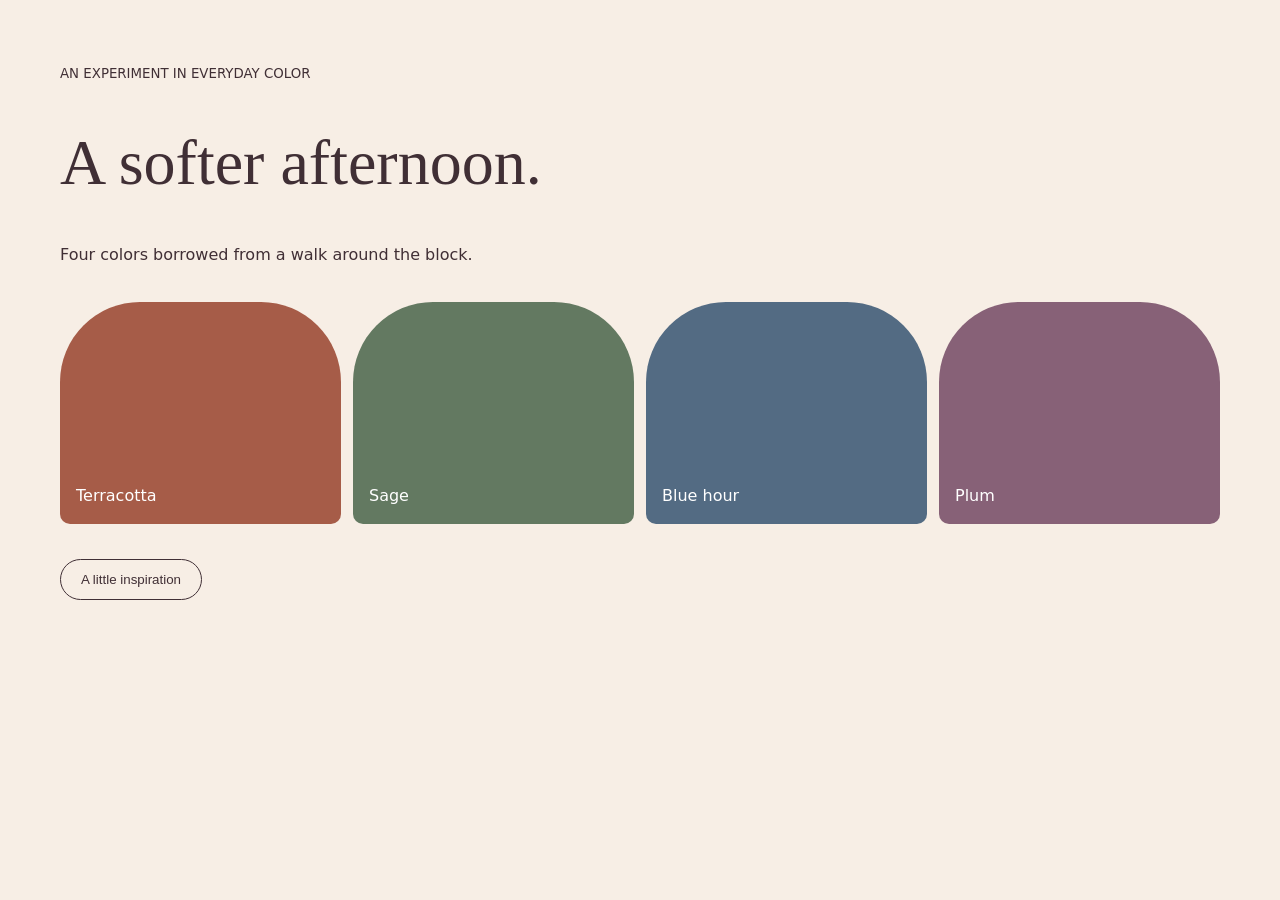
<file: apps/pages-lite/data/color-study.html>
<!doctype html><html lang="en"><meta charset="utf-8"><meta name="viewport" content="width=device-width,initial-scale=1"><title>Color study</title><style>body{margin:0;padding:clamp(24px,6vw,60px);background:#f7eee5;color:#402f35;font:16px/1.6 system-ui}h1{font:clamp(38px,7vw,64px)/1.1 Georgia}.palette{display:grid;grid-template-columns:repeat(auto-fit,minmax(110px,1fr));gap:12px;margin:35px 0}.swatch{height:190px;border-radius:80px 80px 10px 10px;display:grid;align-items:end;padding:16px;color:#fff}button{border:1px solid #402f35;background:transparent;padding:12px 20px;border-radius:30px;color:inherit;cursor:pointer}#note{min-height:30px}</style><small>AN EXPERIMENT IN EVERYDAY COLOR</small><h1>A softer afternoon.</h1><p>Four colors borrowed from a walk around the block.</p><div class="palette"><div class="swatch" style="background:#a65c48">Terracotta</div><div class="swatch" style="background:#637961">Sage</div><div class="swatch" style="background:#536b83">Blue hour</div><div class="swatch" style="background:#876177">Plum</div></div><button id="inspire">A little inspiration</button><p id="note" aria-live="polite"></p><script type="module">document.querySelector('#inspire').onclick=()=>{document.querySelector('#note').textContent='Start with one color. See where it takes you.';};</script></html>
</file>
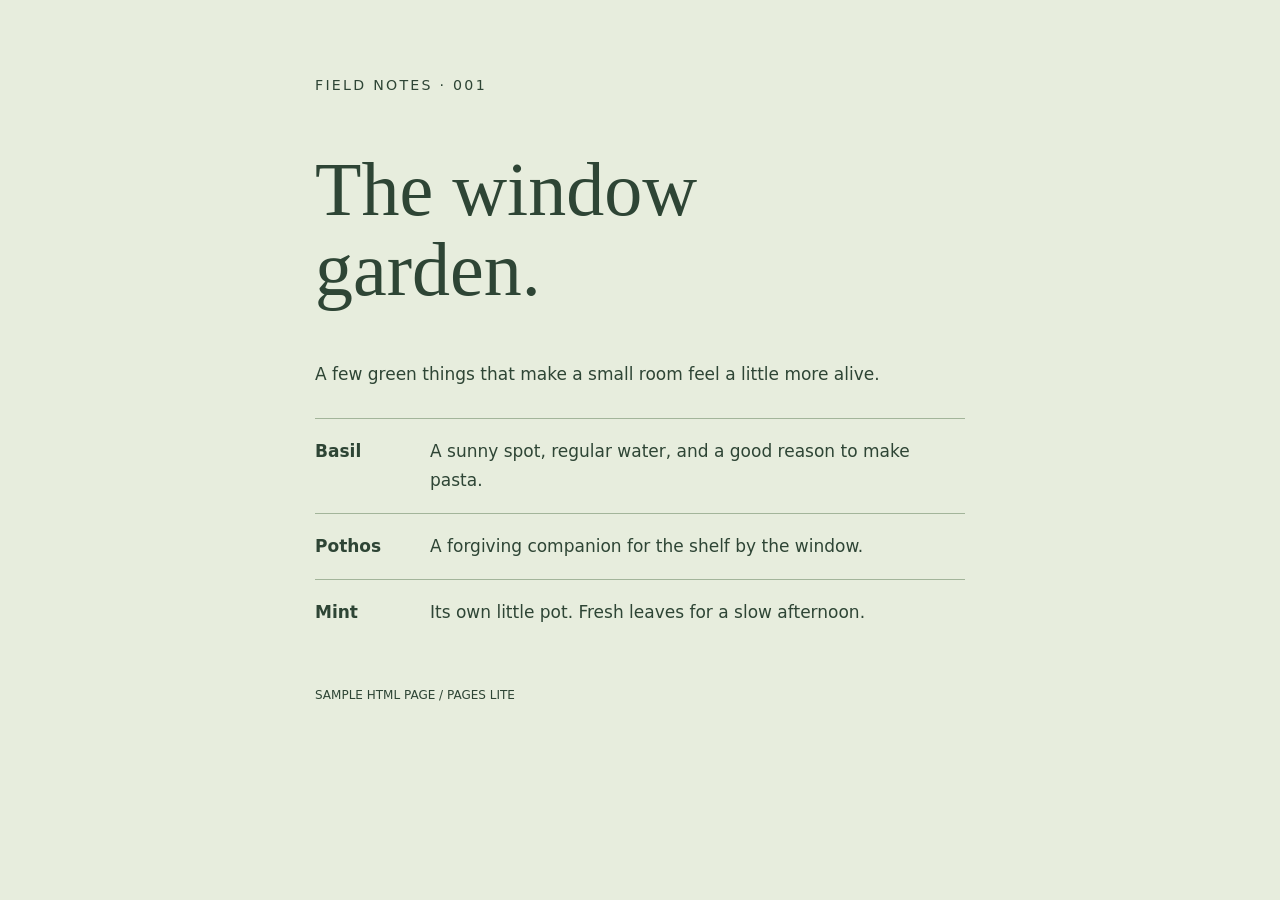
<file: apps/pages-lite/data/garden.html>
<!doctype html><html lang="en"><meta charset="utf-8"><meta name="viewport" content="width=device-width,initial-scale=1"><title>The window garden</title><style>body{margin:0;background:#e7eddd;color:#2e4535;font:17px/1.7 system-ui;padding:clamp(24px,7vw,70px)}main{max-width:650px;margin:auto}small{letter-spacing:.16em}h1{font:clamp(40px,8vw,76px)/1.05 Georgia}section{border-top:1px solid #a3b59a;padding:18px 0;display:grid;grid-template-columns:100px 1fr;gap:15px}p{margin:0}footer{margin-top:40px;font-size:12px}</style><main><small>FIELD NOTES · 001</small><h1>The window<br>garden.</h1><p>A few green things that make a small room feel a little more alive.</p><br><section><strong>Basil</strong><p>A sunny spot, regular water, and a good reason to make pasta.</p></section><section><strong>Pothos</strong><p>A forgiving companion for the shelf by the window.</p></section><section><strong>Mint</strong><p>Its own little pot. Fresh leaves for a slow afternoon.</p></section><footer>SAMPLE HTML PAGE / PAGES LITE</footer></main></html>
</file>
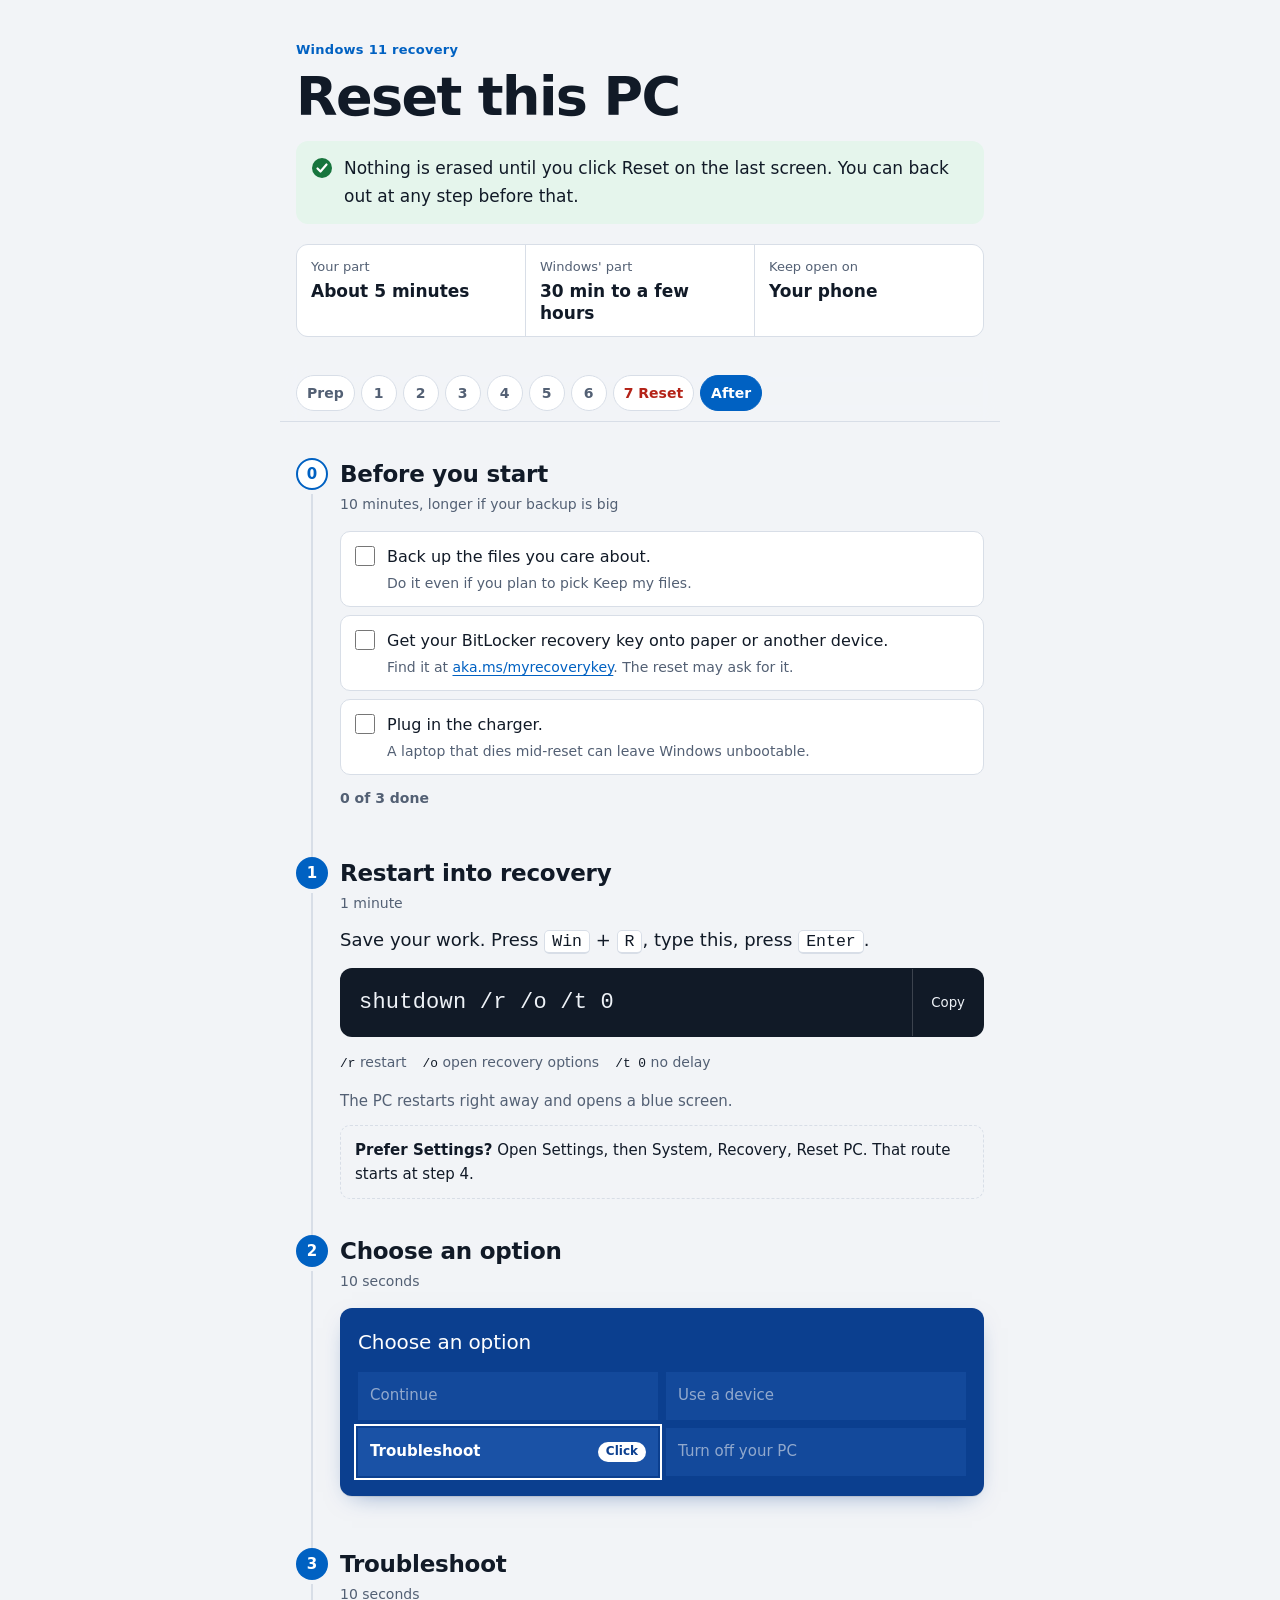
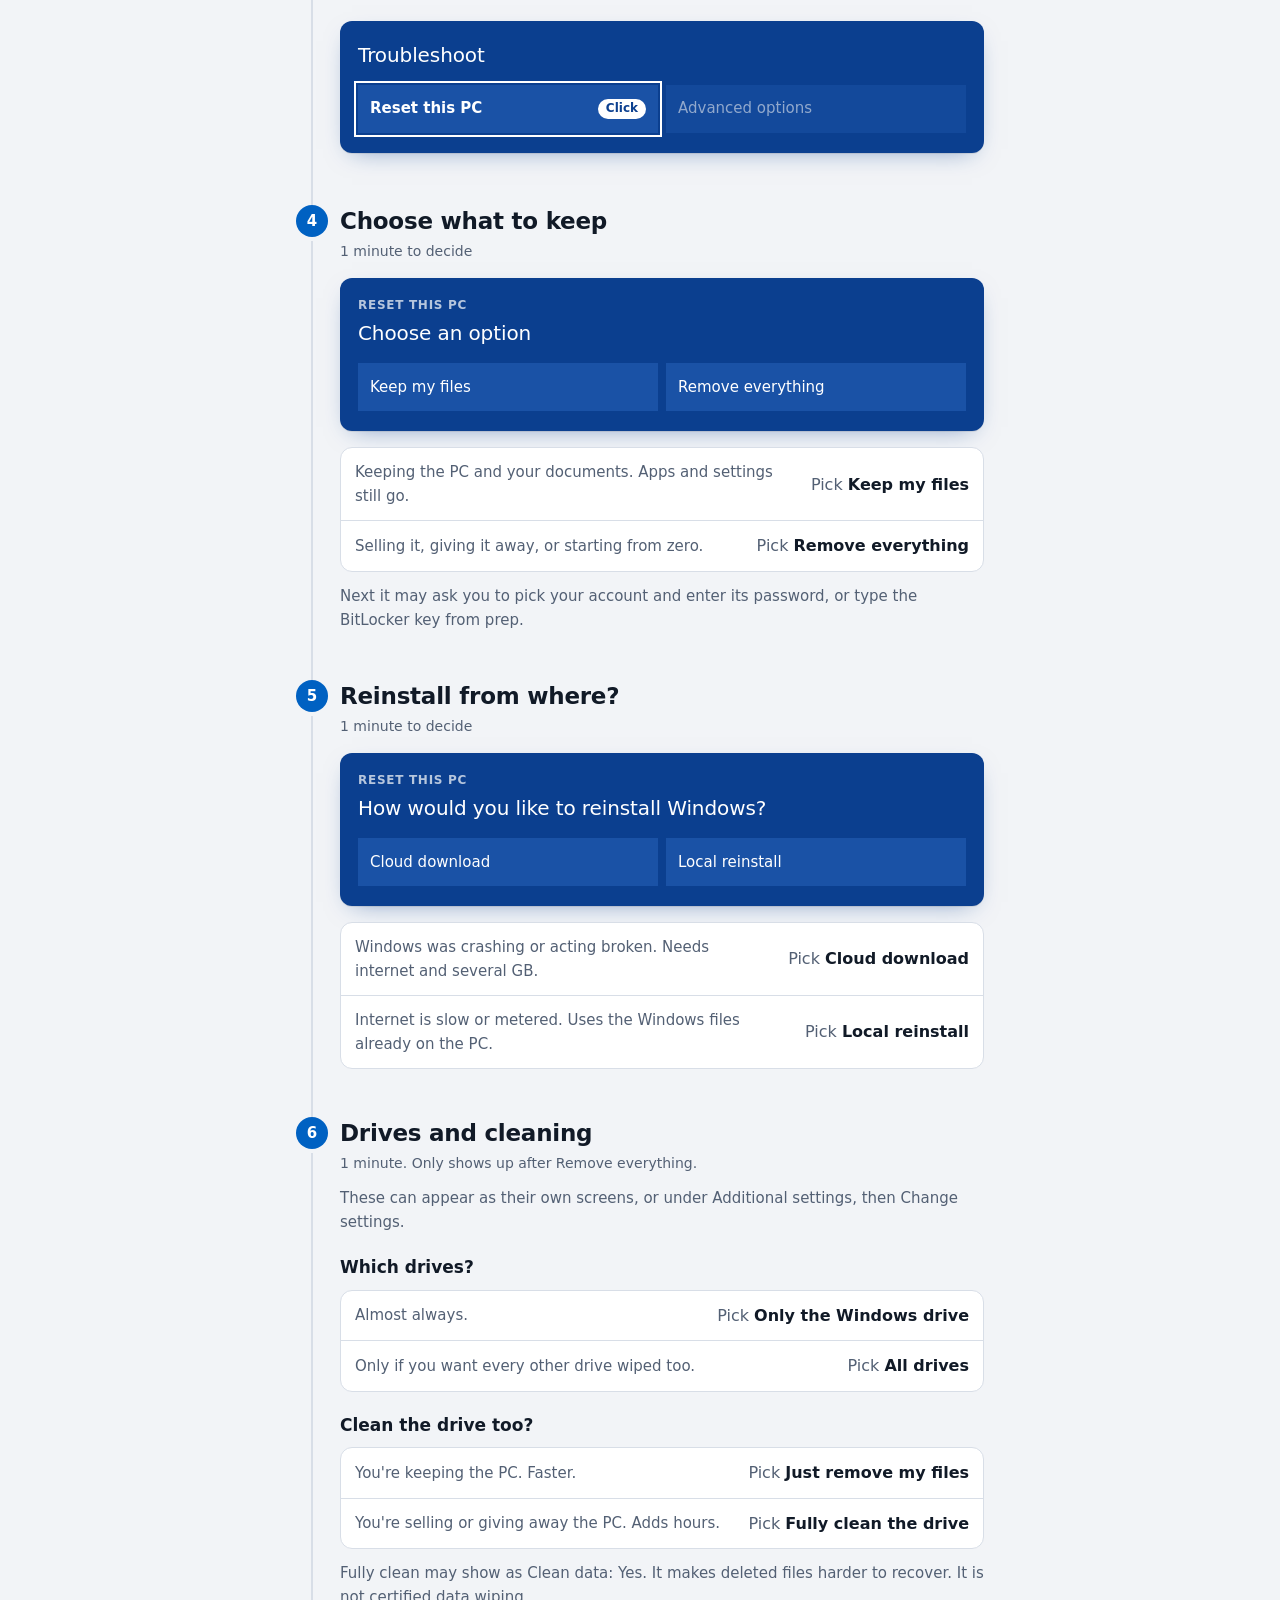
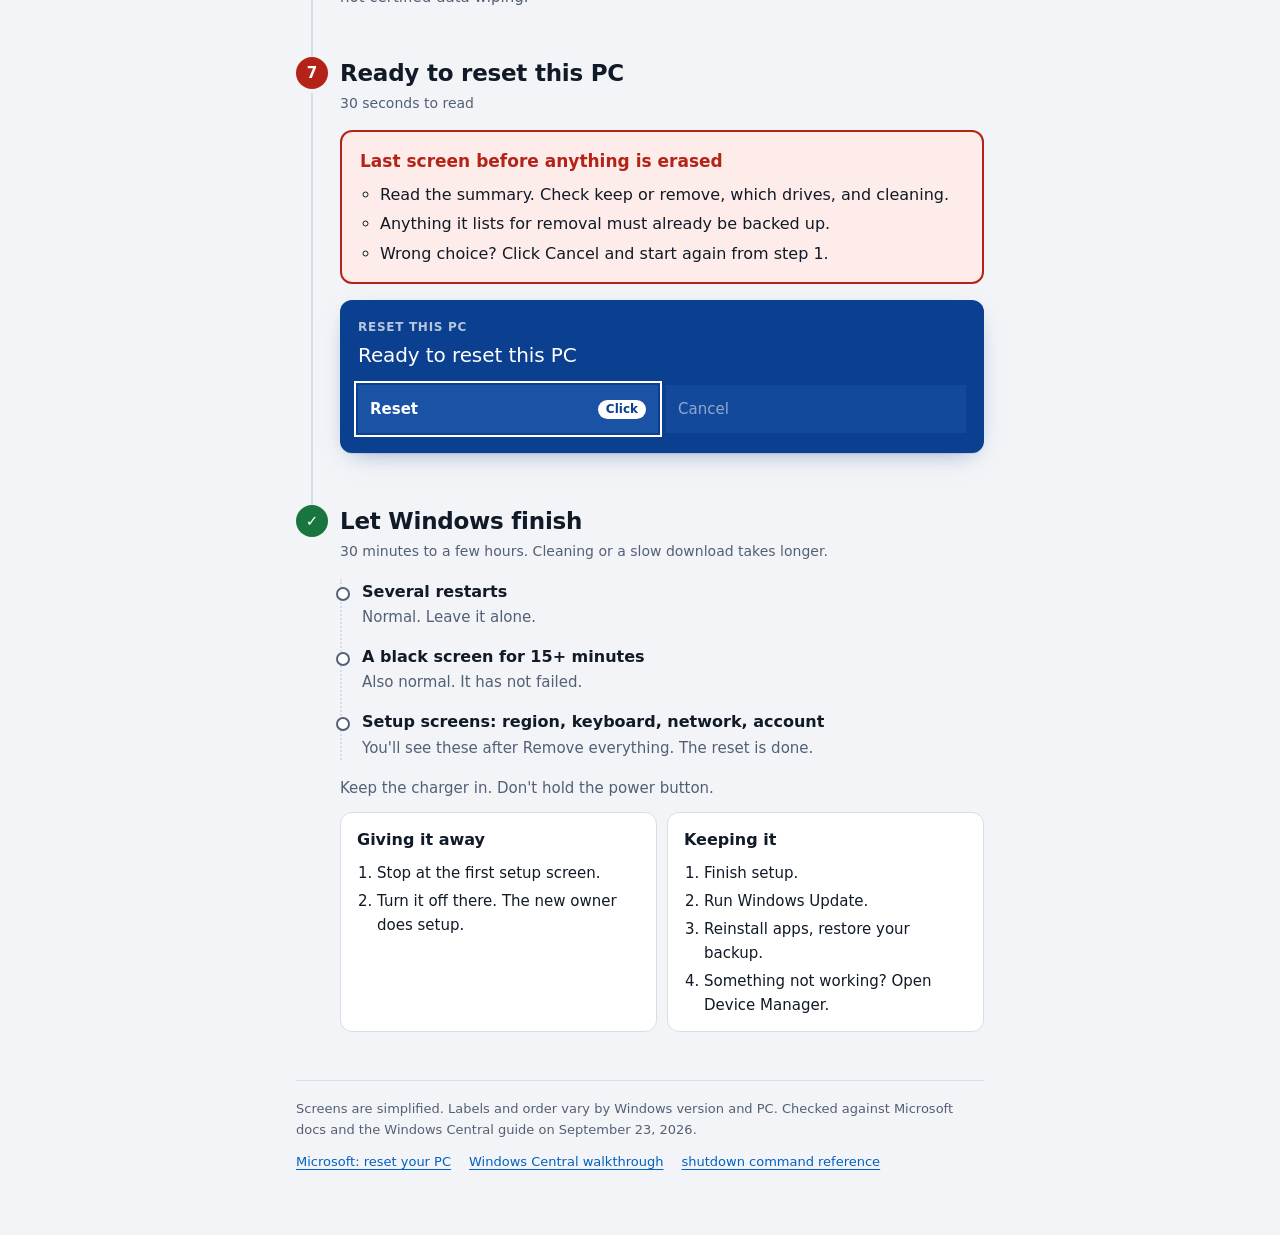
<file: apps/pages-lite/data/reset-windows-11.html>
<!doctype html>
<html lang="en">
<head>
<meta charset="utf-8">
<meta name="viewport" content="width=device-width, initial-scale=1">
<title>Reset Windows 11</title>
<style>
:root {
  color-scheme: light dark;
  --bg: light-dark(#f2f4f7, #0e131a);
  --paper: light-dark(#ffffff, #161d27);
  --ink: light-dark(#111a27, #e8edf4);
  --muted: light-dark(#536074, #9fadbf);
  --line: light-dark(#d8dee7, #2a3543);
  --accent: light-dark(#0061c2, #72b6ff);
  --accent-soft: light-dark(#e6f0fb, #172a42);
  --ok: light-dark(#17753d, #6fd49a);
  --ok-soft: light-dark(#e5f5ec, #14301f);
  --stop: light-dark(#b42318, #ff8f85);
  --stop-soft: light-dark(#fdecea, #3a1715);
  --winre: #0b3f8f;
  --winre-tile: #1a52a6;
  --rail: 44px;
  background: var(--bg);
  overscroll-behavior-y: none;
}
* { box-sizing: border-box; }
body {
  margin: 0;
  background: var(--bg);
  color: var(--ink);
  font: 16px/1.6 "Segoe UI Variable Text", "Segoe UI", system-ui, sans-serif;
  -webkit-text-size-adjust: 100%;
}
main { max-width: 720px; margin: 0 auto; padding: 40px 16px 64px; }
h1, h2, h3 { font-family: "Segoe UI Variable Display", "Segoe UI", system-ui, sans-serif; margin: 0; }
p { margin: 0 0 12px; }
a { color: var(--accent); text-underline-offset: 3px; }
:focus-visible { outline: 3px solid var(--accent); outline-offset: 3px; border-radius: 4px; }
kbd, code { font-family: ui-monospace, "Cascadia Mono", Consolas, monospace; font-size: .92em; }
kbd {
  padding: 1px 7px;
  border: 1px solid var(--line);
  border-bottom-width: 2px;
  border-radius: 5px;
  background: var(--paper);
  white-space: nowrap;
}
b { font-weight: 650; }

/* Opening */
.kicker { color: var(--accent); font-size: 13px; font-weight: 650; letter-spacing: .02em; }
h1 { font-size: clamp(36px, 8vw, 54px); line-height: 1.05; letter-spacing: -.03em; margin: 8px 0 16px; }
.promise {
  display: flex;
  gap: 12px;
  align-items: flex-start;
  padding: 14px 16px;
  border-radius: 12px;
  background: var(--ok-soft);
  color: var(--ink);
  font-size: 17px;
  margin: 0 0 20px;
}
.promise::before {
  content: "";
  flex: none;
  width: 20px;
  height: 20px;
  margin-top: 3px;
  border-radius: 50%;
  background: var(--ok) url("data:image/svg+xml,%3Csvg xmlns='http://www.w3.org/2000/svg' viewBox='0 0 20 20'%3E%3Cpath d='M5.5 10.5l3 3 6-7' fill='none' stroke='white' stroke-width='2.2' stroke-linecap='round' stroke-linejoin='round'/%3E%3C/svg%3E") center / 20px no-repeat;
}
.facts { display: grid; grid-template-columns: repeat(3, 1fr); gap: 1px; margin: 0; border: 1px solid var(--line); border-radius: 12px; overflow: hidden; background: var(--line); }
.facts div { background: var(--paper); padding: 12px 14px; }
.facts dt { color: var(--muted); font-size: 13px; }
.facts dd { margin: 2px 0 0; font-weight: 650; font-size: 17px; line-height: 1.3; }

/* Jump bar */
.jump {
  position: sticky;
  top: 0;
  z-index: 2;
  margin: 28px -16px 8px;
  padding: 10px 16px;
  background: color-mix(in srgb, var(--bg) 88%, transparent);
  backdrop-filter: blur(10px);
  -webkit-backdrop-filter: blur(10px);
  border-bottom: 1px solid var(--line);
}
.jump ol { display: flex; gap: 6px; list-style: none; margin: 0; padding: 0; overflow-x: auto; scrollbar-width: none; }
.jump a {
  display: grid;
  place-items: center;
  min-width: 36px;
  height: 36px;
  padding: 0 10px;
  border: 1px solid var(--line);
  border-radius: 18px;
  background: var(--paper);
  color: var(--muted);
  font-size: 14px;
  font-weight: 600;
  text-decoration: none;
  white-space: nowrap;
}
.jump a:hover { color: var(--ink); }
.jump a[aria-current="true"] { background: var(--accent); border-color: var(--accent); color: var(--paper); }
.jump .end a { color: var(--stop); }

/* Steps */
.steps { list-style: none; margin: 0; padding: 0; }
.step {
  position: relative;
  padding: 28px 0 8px var(--rail);
  scroll-margin-top: 64px;
}
.step::before {
  content: "";
  position: absolute;
  left: 15px;
  top: 64px;
  bottom: -28px;
  border-left: 2px solid var(--line);
}
.step:last-child::before { display: none; }
.num {
  position: absolute;
  left: 0;
  top: 28px;
  display: grid;
  place-items: center;
  width: 32px;
  height: 32px;
  border-radius: 50%;
  background: var(--accent);
  color: var(--paper);
  font-weight: 700;
  font-size: 15px;
}
.step.prep .num { background: var(--paper); color: var(--accent); border: 2px solid var(--accent); }
.step.final .num { background: var(--stop); }
.step.after .num { background: var(--ok); }
h2 { font-size: 23px; line-height: 1.25; letter-spacing: -.01em; padding-top: 2px; }
.time { display: inline-block; margin: 4px 0 12px; color: var(--muted); font-size: 14px; }
.do { font-size: 18px; }
.aside { color: var(--muted); font-size: 15px; }

/* Checklist */
.checks { list-style: none; margin: 4px 0 12px; padding: 0; counter-reset: done; }
.checks li + li { margin-top: 8px; }
.checks label {
  display: flex;
  gap: 12px;
  align-items: flex-start;
  padding: 12px 14px;
  border: 1px solid var(--line);
  border-radius: 10px;
  background: var(--paper);
  cursor: pointer;
}
.checks input { flex: none; width: 20px; height: 20px; margin: 2px 0 0; accent-color: var(--ok); }
.checks input:checked { counter-increment: done; }
.checks label:has(input:checked) { border-color: var(--ok); background: var(--ok-soft); }
.checks label:has(input:checked) span { color: var(--muted); }
.checks small { display: block; color: var(--muted); font-size: 14px; margin-top: 2px; }
.tally { font-size: 14px; font-weight: 600; color: var(--muted); }
.tally::before { content: counter(done) " of 3 done"; }
.step.prep:not(:has(input:not(:checked))) .tally { color: var(--ok); }
.step.prep:not(:has(input:not(:checked))) .tally::before { content: "All 3 done. Go to step 1."; }

/* Command */
.cmd {
  display: flex;
  align-items: stretch;
  margin: 4px 0 14px;
  border-radius: 12px;
  background: light-dark(#111a27, #06090d);
  color: #eef2f7;
  border: 1px solid light-dark(transparent, #2a3543);
  overflow: hidden;
}
.cmd code {
  flex: 1;
  padding: 16px 18px;
  font-size: clamp(17px, 4.6vw, 22px);
  letter-spacing: .01em;
  user-select: all;
  -webkit-user-select: all;
  overflow-wrap: anywhere;
}
.cmd button {
  flex: none;
  padding: 0 18px;
  border: 0;
  border-left: 1px solid rgba(255,255,255,.18);
  background: transparent;
  color: inherit;
  font: 600 14px/1 inherit;
  font-family: inherit;
  cursor: pointer;
}
.cmd button:hover { background: rgba(255,255,255,.1); }
.parts { display: flex; flex-wrap: wrap; gap: 6px 16px; margin: 0 0 14px; padding: 0; list-style: none; font-size: 14px; color: var(--muted); }
.parts code { color: var(--ink); }
.alt { padding: 12px 14px; border: 1px dashed var(--line); border-radius: 10px; font-size: 15px; }
.alt p { margin: 0; }

/* Recovery screen replica */
.screen {
  margin: 4px 0 16px;
  padding: 18px 18px 20px;
  border-radius: 12px;
  background: var(--winre);
  color: #fff;
  box-shadow: 0 1px 0 rgba(0,0,0,.08), 0 8px 24px -12px rgba(11,63,143,.55);
}
.screen figcaption { font-size: 20px; font-weight: 300; margin-bottom: 14px; letter-spacing: -.005em; }
.screen figcaption small { display: block; font-size: 12px; font-weight: 600; letter-spacing: .06em; text-transform: uppercase; opacity: .7; margin-bottom: 2px; }
.tiles { display: grid; grid-template-columns: 1fr 1fr; gap: 8px; }
.tile {
  position: relative;
  display: flex;
  gap: 10px;
  align-items: center;
  min-height: 48px;
  padding: 10px 12px;
  background: var(--winre-tile);
  font-size: 15px;
  line-height: 1.3;
  opacity: .55;
}
.tile.go { opacity: 1; outline: 2px solid #fff; outline-offset: 2px; font-weight: 600; }
.tile.go::after {
  content: "Click";
  margin-left: auto;
  padding: 2px 8px;
  border-radius: 10px;
  background: #fff;
  color: var(--winre);
  font-size: 12px;
  font-weight: 700;
}
.tile.maybe { opacity: 1; }
.screen .fine { margin: 12px 0 0; font-size: 13px; opacity: .75; }

/* Decision rows */
.decide { margin: 0 0 12px; border: 1px solid var(--line); border-radius: 12px; background: var(--paper); overflow: hidden; }
.decide div { display: grid; grid-template-columns: 1fr auto; gap: 4px 16px; align-items: center; padding: 12px 14px; }
.decide div + div { border-top: 1px solid var(--line); }
.decide dt { font-size: 15px; color: var(--muted); }
.decide dd { margin: 0; font-weight: 650; text-align: right; }
.decide dd::before { content: "Pick "; font-weight: 400; color: var(--muted); }
.substep { margin: 20px 0 8px; font-size: 17px; }

/* Final stop */
.stop {
  margin: 4px 0 16px;
  padding: 16px 18px;
  border: 2px solid var(--stop);
  border-radius: 12px;
  background: var(--stop-soft);
}
.stop h3 { color: var(--stop); font-size: 17px; margin-bottom: 6px; }
.stop ul { margin: 0; padding-left: 20px; }
.stop li + li { margin-top: 4px; }

/* Waiting */
.wait { list-style: none; margin: 4px 0 16px; padding: 0; border-left: 2px dotted var(--line); }
.wait li { position: relative; padding: 0 0 14px 20px; }
.wait li::before { content: ""; position: absolute; left: -6px; top: 8px; width: 10px; height: 10px; border-radius: 50%; background: var(--paper); border: 2px solid var(--muted); }
.wait li:last-child { padding-bottom: 0; }
.wait strong { display: block; font-weight: 650; }
.wait span { color: var(--muted); font-size: 15px; }
.paths { display: grid; grid-template-columns: 1fr 1fr; gap: 10px; margin: 8px 0 0; }
.path { padding: 14px 16px; border: 1px solid var(--line); border-radius: 12px; background: var(--paper); }
.path h3 { font-size: 16px; margin-bottom: 8px; }
.path ol { margin: 0; padding-left: 20px; font-size: 15px; }
.path li + li { margin-top: 4px; }

footer { margin-top: 40px; padding-top: 18px; border-top: 1px solid var(--line); color: var(--muted); font-size: 13px; }
footer ul { list-style: none; display: flex; flex-wrap: wrap; gap: 6px 18px; margin: 8px 0 0; padding: 0; }

@media (max-width: 560px) {
  main { padding-top: 28px; }
  :root { --rail: 0px; }
  .step { padding-top: 24px; }
  .step::before { display: none; }
  .num { position: static; margin-bottom: 10px; }
  .facts { grid-template-columns: 1fr; }
  .facts div { display: flex; justify-content: space-between; align-items: baseline; gap: 12px; }
  .facts dd { text-align: right; }
  .decide div { grid-template-columns: 1fr; }
  .decide dd { text-align: left; }
  .paths { grid-template-columns: 1fr; }
  .tiles { grid-template-columns: 1fr; }
}
@media (prefers-reduced-motion: no-preference) {
  html { scroll-behavior: smooth; }
}
@media print {
  body { background: #fff; color: #000; }
  main { max-width: none; padding: 0; }
  .jump, .cmd button { display: none; }
  .step, .screen, .stop, .path { break-inside: avoid; }
  .screen { box-shadow: none; }
  a { color: inherit; }
}
</style>
</head>
<body>
<main>

<header>
  <div class="kicker">Windows 11 recovery</div>
  <h1>Reset this PC</h1>
  <p class="promise">Nothing is erased until you click Reset on the last screen. You can back out at any step before that.</p>
  <dl class="facts">
    <div><dt>Your part</dt><dd>About 5 minutes</dd></div>
    <div><dt>Windows' part</dt><dd>30 min to a few hours</dd></div>
    <div><dt>Keep open on</dt><dd>Your phone</dd></div>
  </dl>
</header>

<nav class="jump" aria-label="Steps">
  <ol>
    <li><a href="#prep">Prep</a></li>
    <li><a href="#s1">1</a></li>
    <li><a href="#s2">2</a></li>
    <li><a href="#s3">3</a></li>
    <li><a href="#s4">4</a></li>
    <li><a href="#s5">5</a></li>
    <li><a href="#s6">6</a></li>
    <li class="end"><a href="#s7">7 Reset</a></li>
    <li><a href="#after">After</a></li>
  </ol>
</nav>

<ol class="steps">

<li class="step prep" id="prep">
  <span class="num" aria-hidden="true">0</span>
  <h2>Before you start</h2>
  <span class="time">10 minutes, longer if your backup is big</span>
  <ul class="checks">
    <li><label><input type="checkbox"><span>Back up the files you care about.<small>Do it even if you plan to pick Keep my files.</small></span></label></li>
    <li><label><input type="checkbox"><span>Get your BitLocker recovery key onto paper or another device.<small>Find it at <a href="https://aka.ms/myrecoverykey" target="_blank" rel="noopener noreferrer">aka.ms/myrecoverykey</a>. The reset may ask for it.</small></span></label></li>
    <li><label><input type="checkbox"><span>Plug in the charger.<small>A laptop that dies mid-reset can leave Windows unbootable.</small></span></label></li>
  </ul>
  <p class="tally" aria-live="polite"></p>
</li>

<li class="step" id="s1">
  <span class="num" aria-hidden="true">1</span>
  <h2>Restart into recovery</h2>
  <span class="time">1 minute</span>
  <p class="do">Save your work. Press <kbd>Win</kbd> + <kbd>R</kbd>, type this, press <kbd>Enter</kbd>.</p>
  <div class="cmd">
    <code id="cmd">shutdown /r /o /t 0</code>
    <button type="button" data-copy="cmd" hidden>Copy</button>
  </div>
  <ul class="parts" aria-label="What each part does">
    <li><code>/r</code> restart</li>
    <li><code>/o</code> open recovery options</li>
    <li><code>/t 0</code> no delay</li>
  </ul>
  <p class="aside">The PC restarts right away and opens a blue screen.</p>
  <div class="alt">
    <p><b>Prefer Settings?</b> Open Settings, then System, Recovery, Reset PC. That route starts at step 4.</p>
  </div>
</li>

<li class="step" id="s2">
  <span class="num" aria-hidden="true">2</span>
  <h2>Choose an option</h2>
  <span class="time">10 seconds</span>
  <figure class="screen" aria-label="Recovery screen, Choose an option. Click Troubleshoot.">
    <figcaption>Choose an option</figcaption>
    <div class="tiles">
      <span class="tile">Continue</span>
      <span class="tile">Use a device</span>
      <span class="tile go">Troubleshoot</span>
      <span class="tile">Turn off your PC</span>
    </div>
  </figure>
</li>

<li class="step" id="s3">
  <span class="num" aria-hidden="true">3</span>
  <h2>Troubleshoot</h2>
  <span class="time">10 seconds</span>
  <figure class="screen" aria-label="Recovery screen, Troubleshoot. Click Reset this PC.">
    <figcaption>Troubleshoot</figcaption>
    <div class="tiles">
      <span class="tile go">Reset this PC</span>
      <span class="tile">Advanced options</span>
    </div>
  </figure>
</li>

<li class="step" id="s4">
  <span class="num" aria-hidden="true">4</span>
  <h2>Choose what to keep</h2>
  <span class="time">1 minute to decide</span>
  <figure class="screen" aria-label="Reset screen, Choose an option. Keep my files or Remove everything.">
    <figcaption><small>Reset this PC</small>Choose an option</figcaption>
    <div class="tiles">
      <span class="tile maybe">Keep my files</span>
      <span class="tile maybe">Remove everything</span>
    </div>
  </figure>
  <dl class="decide">
    <div><dt>Keeping the PC and your documents. Apps and settings still go.</dt><dd>Keep my files</dd></div>
    <div><dt>Selling it, giving it away, or starting from zero.</dt><dd>Remove everything</dd></div>
  </dl>
  <p class="aside">Next it may ask you to pick your account and enter its password, or type the BitLocker key from prep.</p>
</li>

<li class="step" id="s5">
  <span class="num" aria-hidden="true">5</span>
  <h2>Reinstall from where?</h2>
  <span class="time">1 minute to decide</span>
  <figure class="screen" aria-label="Reset screen, How would you like to reinstall Windows. Cloud download or Local reinstall.">
    <figcaption><small>Reset this PC</small>How would you like to reinstall Windows?</figcaption>
    <div class="tiles">
      <span class="tile maybe">Cloud download</span>
      <span class="tile maybe">Local reinstall</span>
    </div>
  </figure>
  <dl class="decide">
    <div><dt>Windows was crashing or acting broken. Needs internet and several GB.</dt><dd>Cloud download</dd></div>
    <div><dt>Internet is slow or metered. Uses the Windows files already on the PC.</dt><dd>Local reinstall</dd></div>
  </dl>
</li>

<li class="step" id="s6">
  <span class="num" aria-hidden="true">6</span>
  <h2>Drives and cleaning</h2>
  <span class="time">1 minute. Only shows up after Remove everything.</span>
  <p class="aside">These can appear as their own screens, or under Additional settings, then Change settings.</p>

  <h3 class="substep">Which drives?</h3>
  <dl class="decide">
    <div><dt>Almost always.</dt><dd>Only the Windows drive</dd></div>
    <div><dt>Only if you want every other drive wiped too.</dt><dd>All drives</dd></div>
  </dl>

  <h3 class="substep">Clean the drive too?</h3>
  <dl class="decide">
    <div><dt>You're keeping the PC. Faster.</dt><dd>Just remove my files</dd></div>
    <div><dt>You're selling or giving away the PC. Adds hours.</dt><dd>Fully clean the drive</dd></div>
  </dl>
  <p class="aside">Fully clean may show as Clean data: Yes. It makes deleted files harder to recover. It is not certified data wiping.</p>
</li>

<li class="step final" id="s7">
  <span class="num" aria-hidden="true">7</span>
  <h2>Ready to reset this PC</h2>
  <span class="time">30 seconds to read</span>
  <div class="stop">
    <h3>Last screen before anything is erased</h3>
    <ul>
      <li>Read the summary. Check keep or remove, which drives, and cleaning.</li>
      <li>Anything it lists for removal must already be backed up.</li>
      <li>Wrong choice? Click Cancel and start again from step 1.</li>
    </ul>
  </div>
  <figure class="screen" aria-label="Reset screen, Ready to reset this PC. Click Reset.">
    <figcaption><small>Reset this PC</small>Ready to reset this PC</figcaption>
    <div class="tiles">
      <span class="tile go">Reset</span>
      <span class="tile">Cancel</span>
    </div>
  </figure>
</li>

<li class="step after" id="after">
  <span class="num" aria-hidden="true">&#10003;</span>
  <h2>Let Windows finish</h2>
  <span class="time">30 minutes to a few hours. Cleaning or a slow download takes longer.</span>
  <ol class="wait">
    <li><strong>Several restarts</strong><span>Normal. Leave it alone.</span></li>
    <li><strong>A black screen for 15+ minutes</strong><span>Also normal. It has not failed.</span></li>
    <li><strong>Setup screens: region, keyboard, network, account</strong><span>You'll see these after Remove everything. The reset is done.</span></li>
  </ol>
  <p class="aside">Keep the charger in. Don't hold the power button.</p>

  <div class="paths">
    <section class="path">
      <h3>Giving it away</h3>
      <ol>
        <li>Stop at the first setup screen.</li>
        <li>Turn it off there. The new owner does setup.</li>
      </ol>
    </section>
    <section class="path">
      <h3>Keeping it</h3>
      <ol>
        <li>Finish setup.</li>
        <li>Run Windows Update.</li>
        <li>Reinstall apps, restore your backup.</li>
        <li>Something not working? Open Device Manager.</li>
      </ol>
    </section>
  </div>
</li>

</ol>

<footer>
  <p>Screens are simplified. Labels and order vary by Windows version and PC. Checked against Microsoft docs and the Windows Central guide on September 23, 2026.</p>
  <ul>
    <li><a href="https://support.microsoft.com/en-us/windows/experience/backup-recovery/reset-your-pc" target="_blank" rel="noopener noreferrer">Microsoft: reset your PC</a></li>
    <li><a href="https://www.windowscentral.com/microsoft/windows-help/how-to-reset-to-factory-settings-in-windows-11-or-windows-10" target="_blank" rel="noopener noreferrer">Windows Central walkthrough</a></li>
    <li><a href="https://learn.microsoft.com/en-us/windows-server/administration/windows-commands/shutdown" target="_blank" rel="noopener noreferrer">shutdown command reference</a></li>
  </ul>
</footer>

</main>
<script>
(() => {
  for (const button of document.querySelectorAll('[data-copy]')) {
    const source = document.getElementById(button.dataset.copy);
    button.hidden = false;
    button.addEventListener('click', async () => {
      const text = source.textContent;
      let copied = false;
      try { await navigator.clipboard.writeText(text); copied = true; } catch {}
      if (!copied) {
        const range = document.createRange();
        range.selectNodeContents(source);
        const selection = getSelection();
        selection.removeAllRanges();
        selection.addRange(range);
        try { copied = document.execCommand('copy'); } catch {}
      }
      button.textContent = copied ? 'Copied' : 'Press Ctrl+C';
      setTimeout(() => { button.textContent = 'Copy'; }, 1800);
    });
  }

  const links = new Map([...document.querySelectorAll('.jump a')].map((a) => [a.hash.slice(1), a]));
  if (!('IntersectionObserver' in window)) return;
  const observer = new IntersectionObserver((entries) => {
    for (const entry of entries) {
      if (!entry.isIntersecting) continue;
      for (const a of links.values()) a.removeAttribute('aria-current');
      const link = links.get(entry.target.id);
      if (!link) continue;
      link.setAttribute('aria-current', 'true');
      link.scrollIntoView({ block: 'nearest', inline: 'nearest' });
    }
  }, { rootMargin: '-30% 0px -60% 0px' });
  for (const id of links.keys()) {
    const target = document.getElementById(id);
    if (target) observer.observe(target);
  }
})();
</script>
</body>
</html>
</file>
